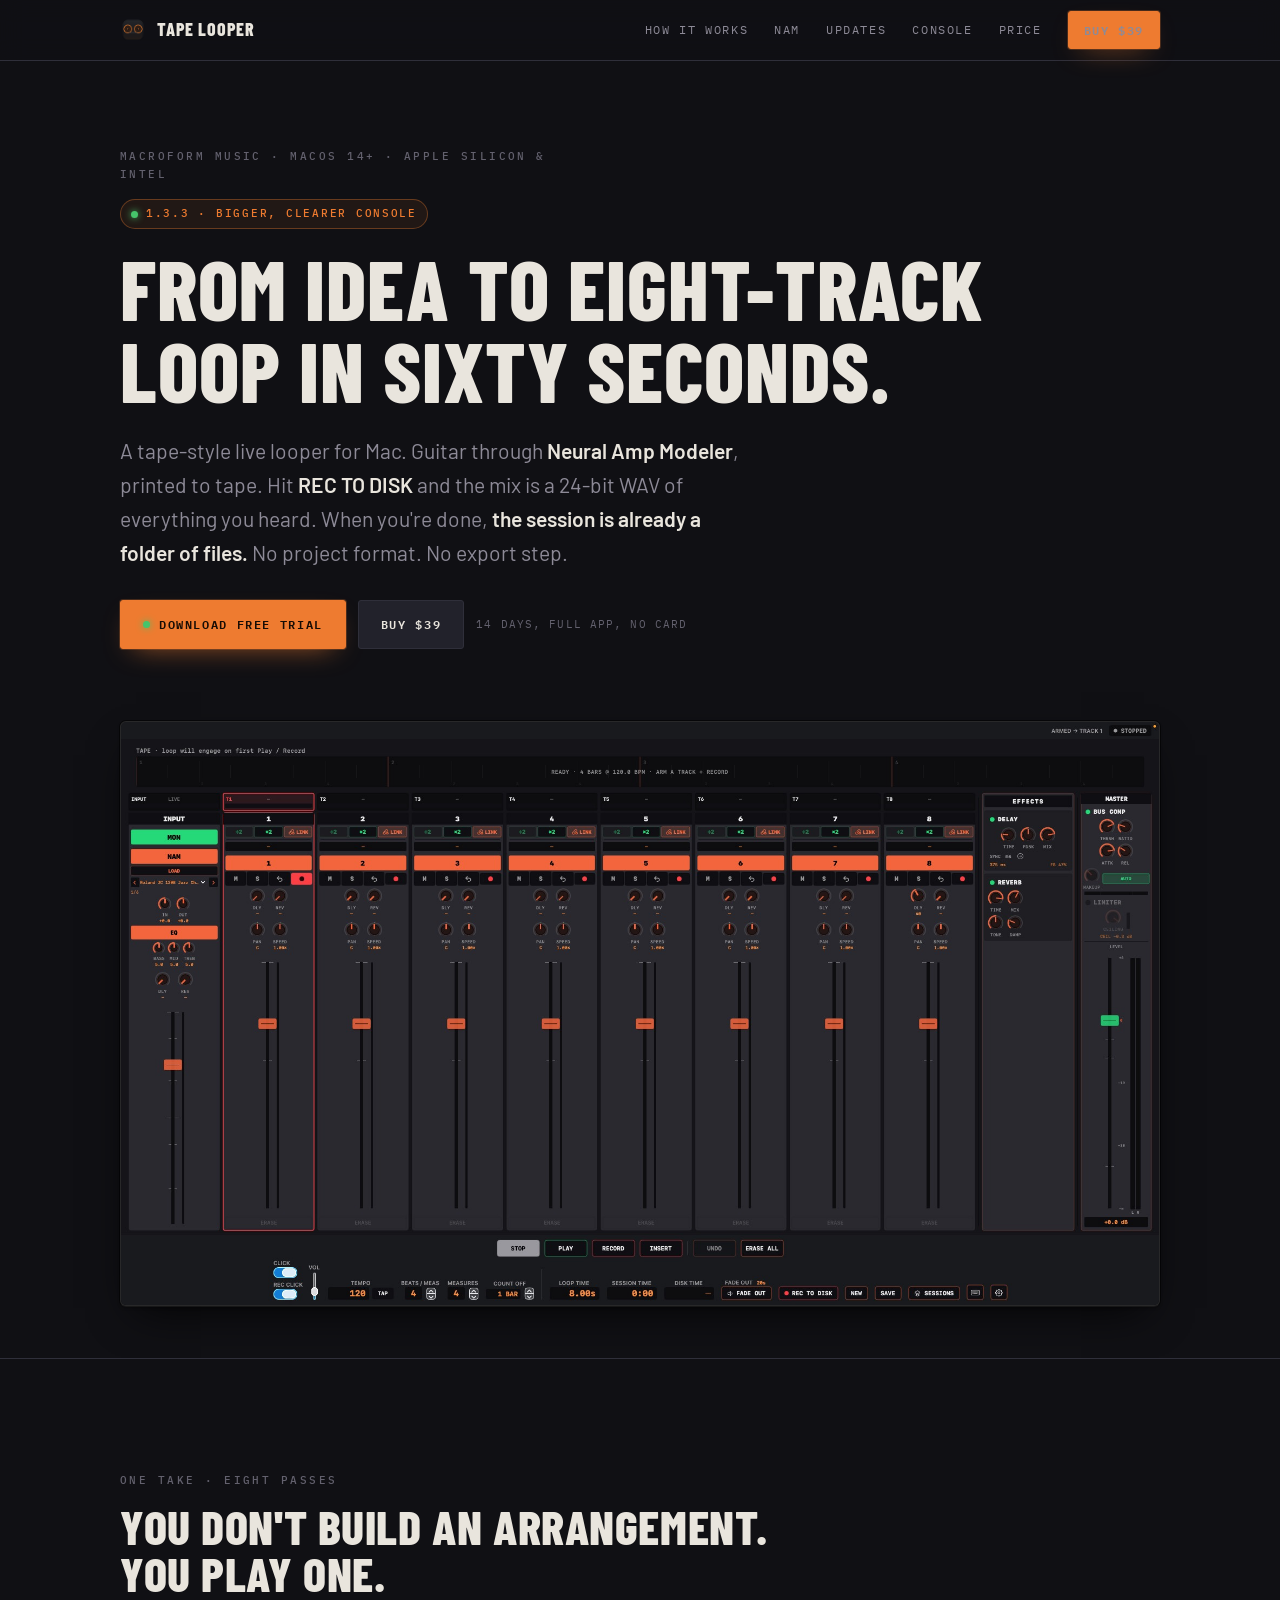
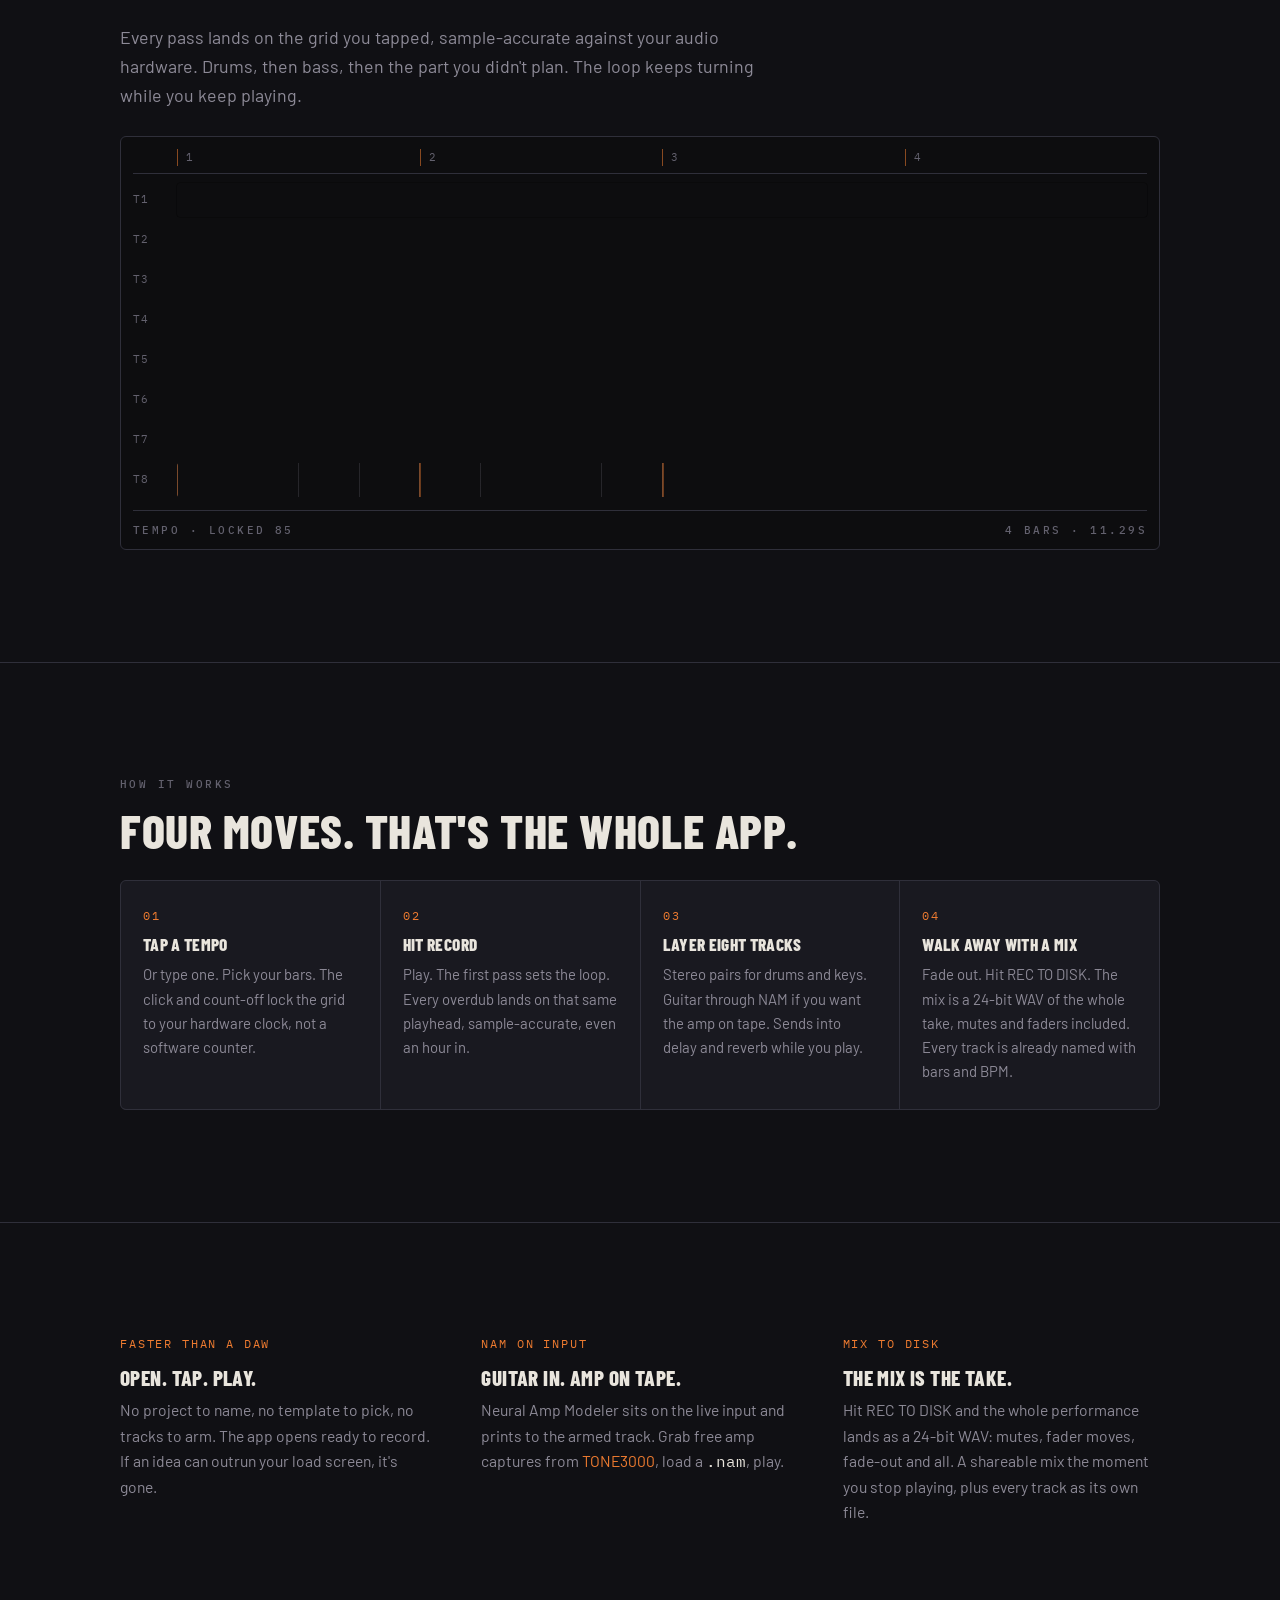
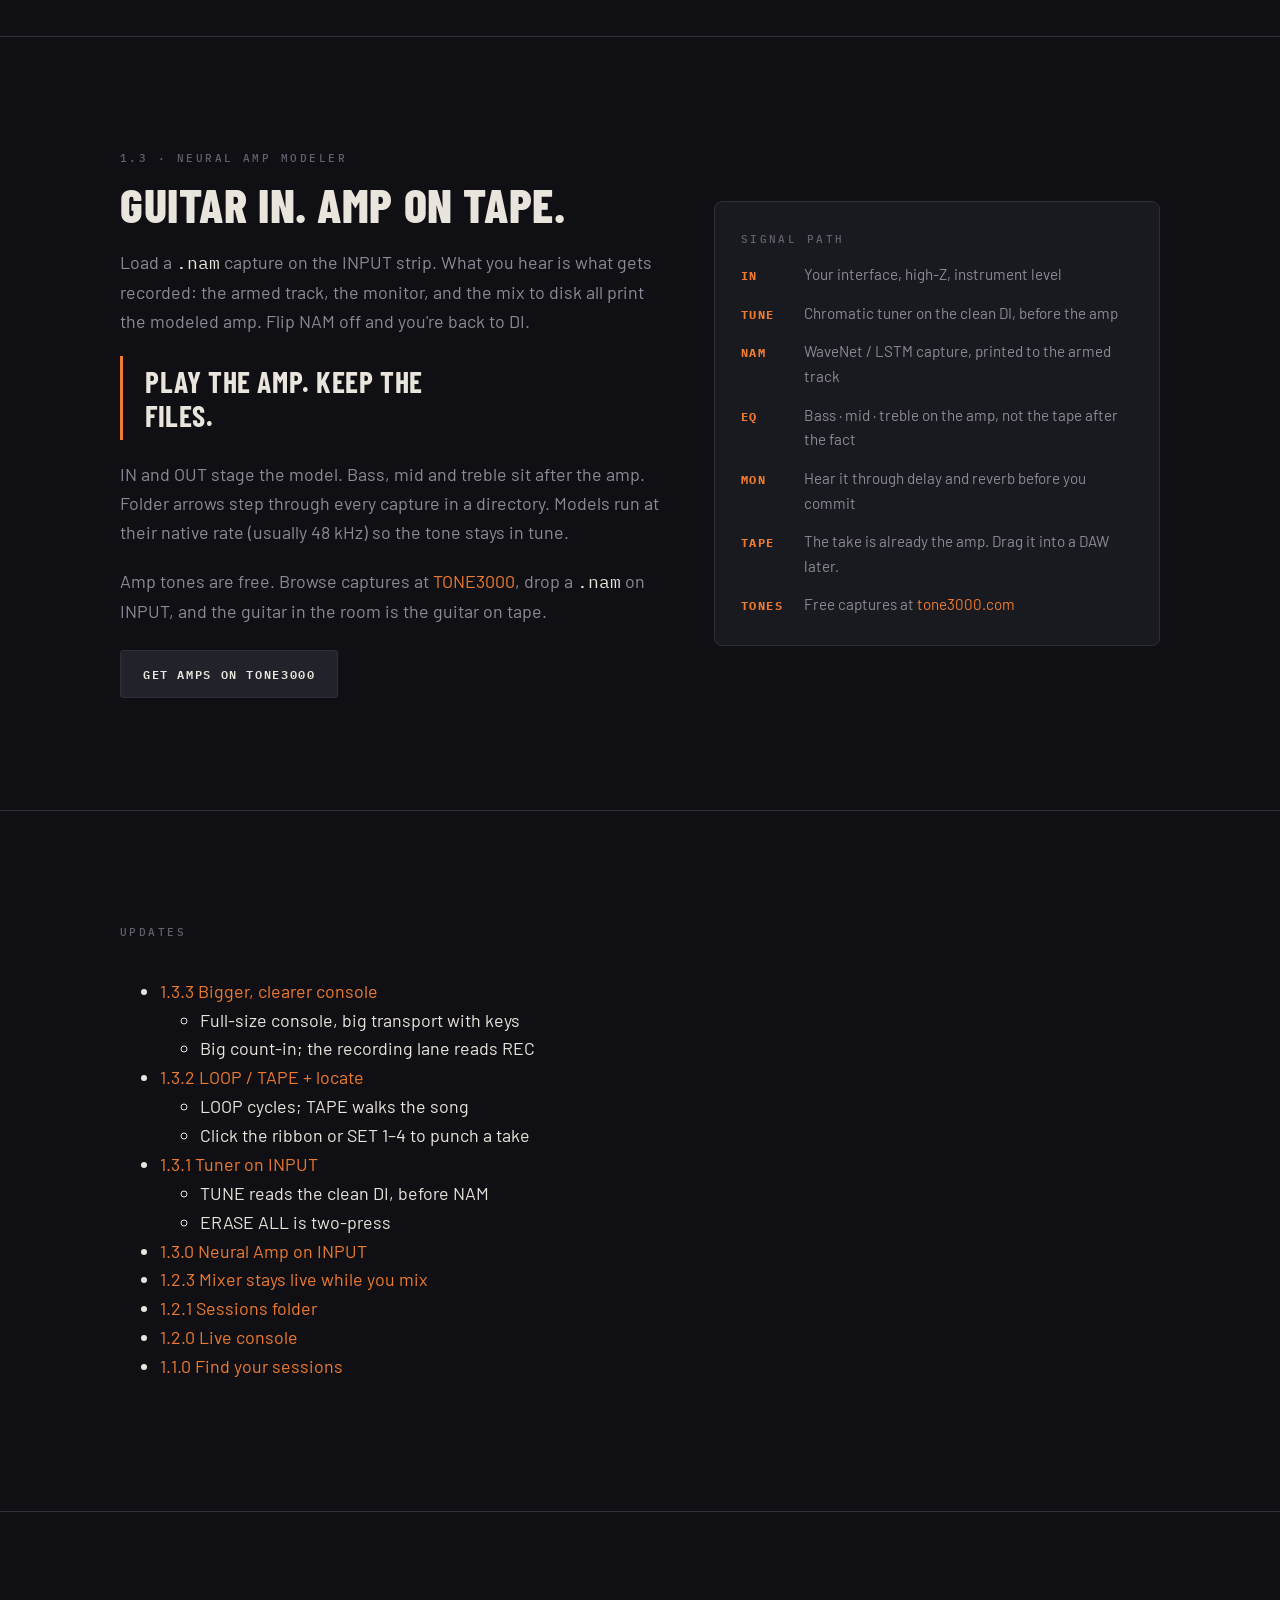
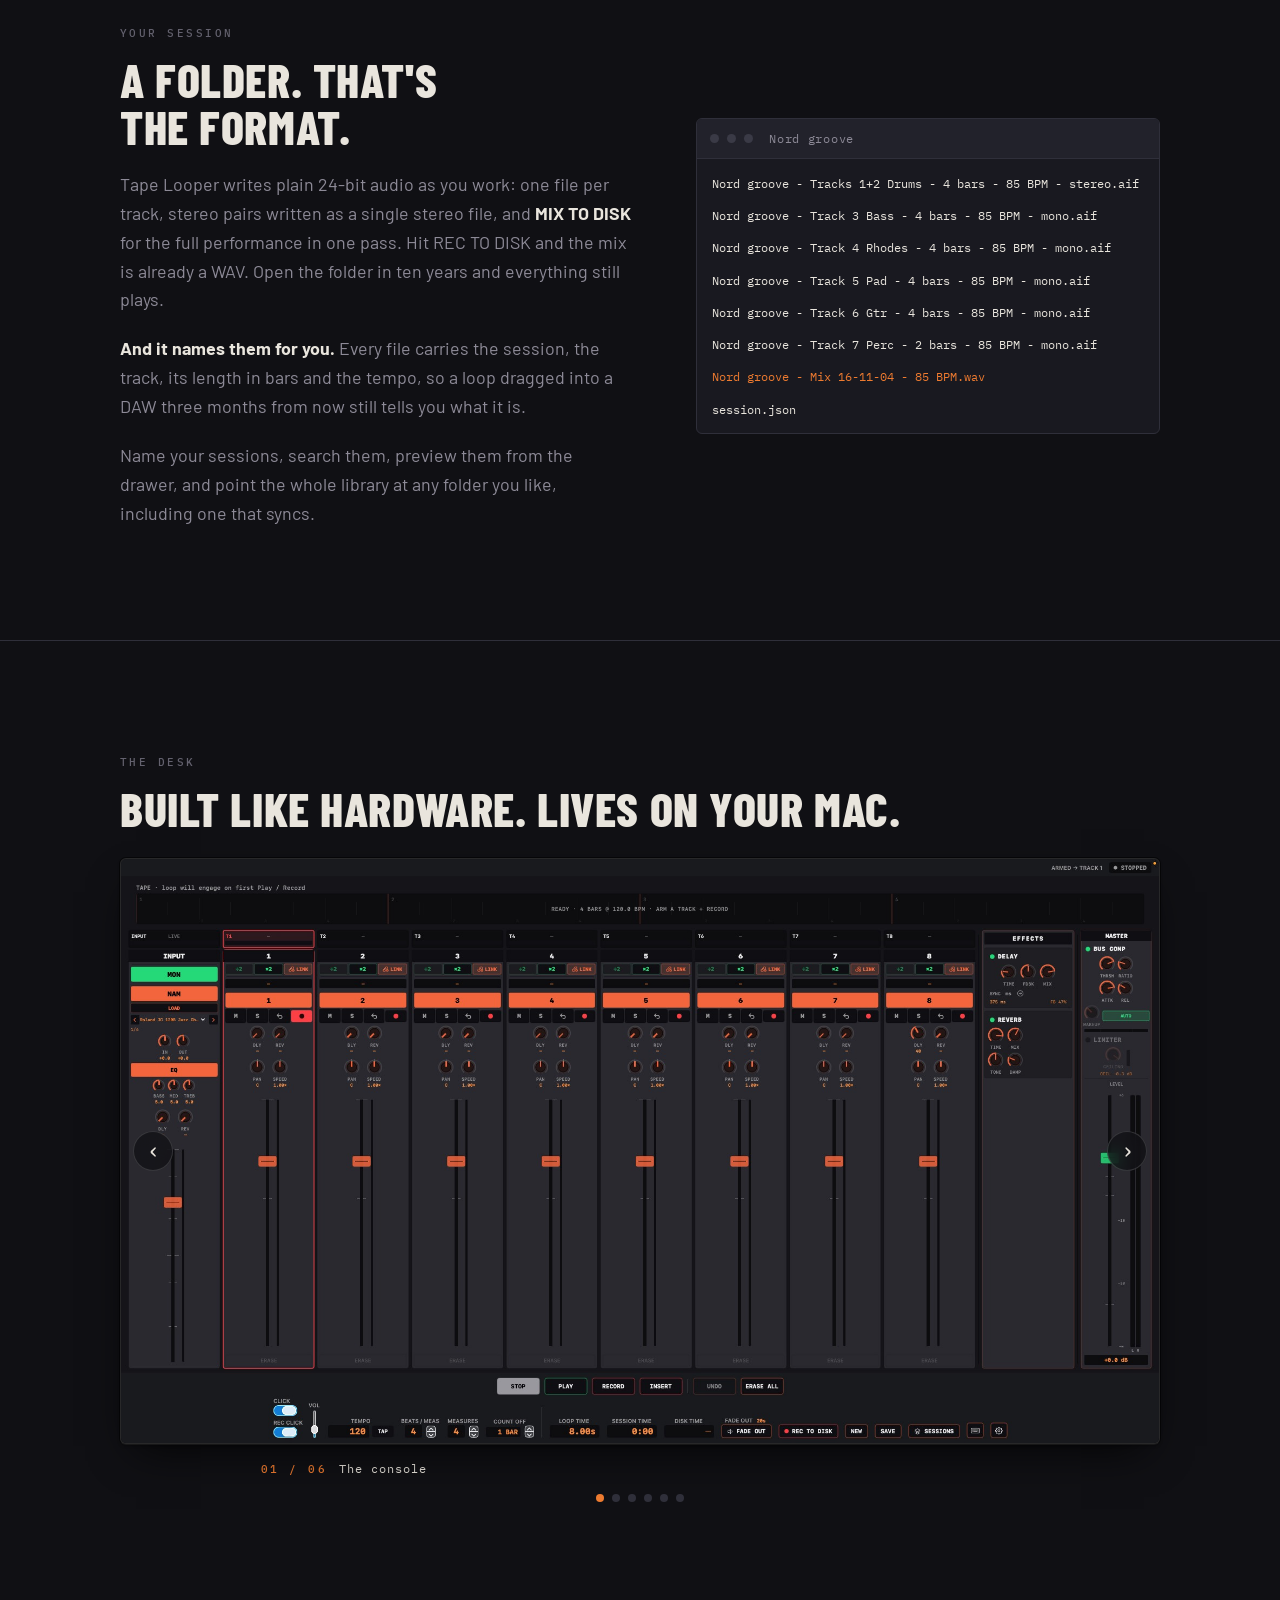
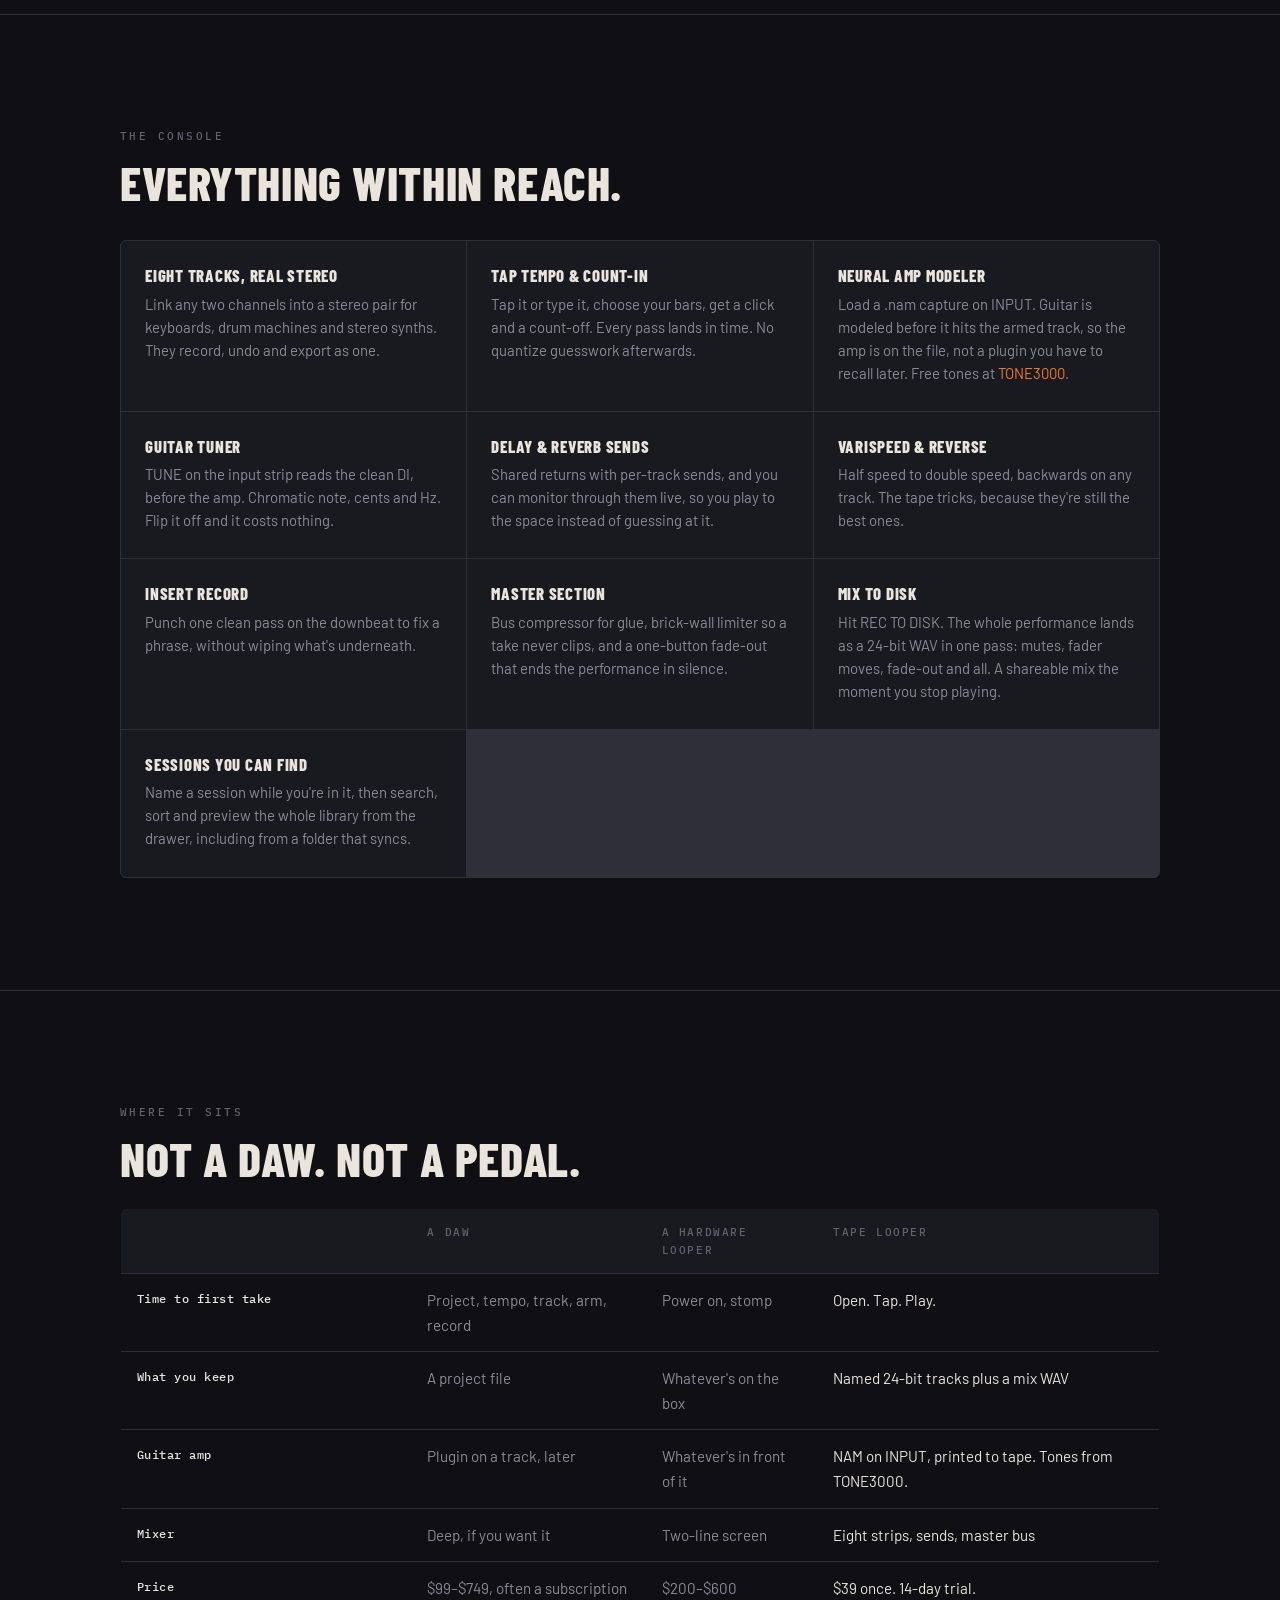
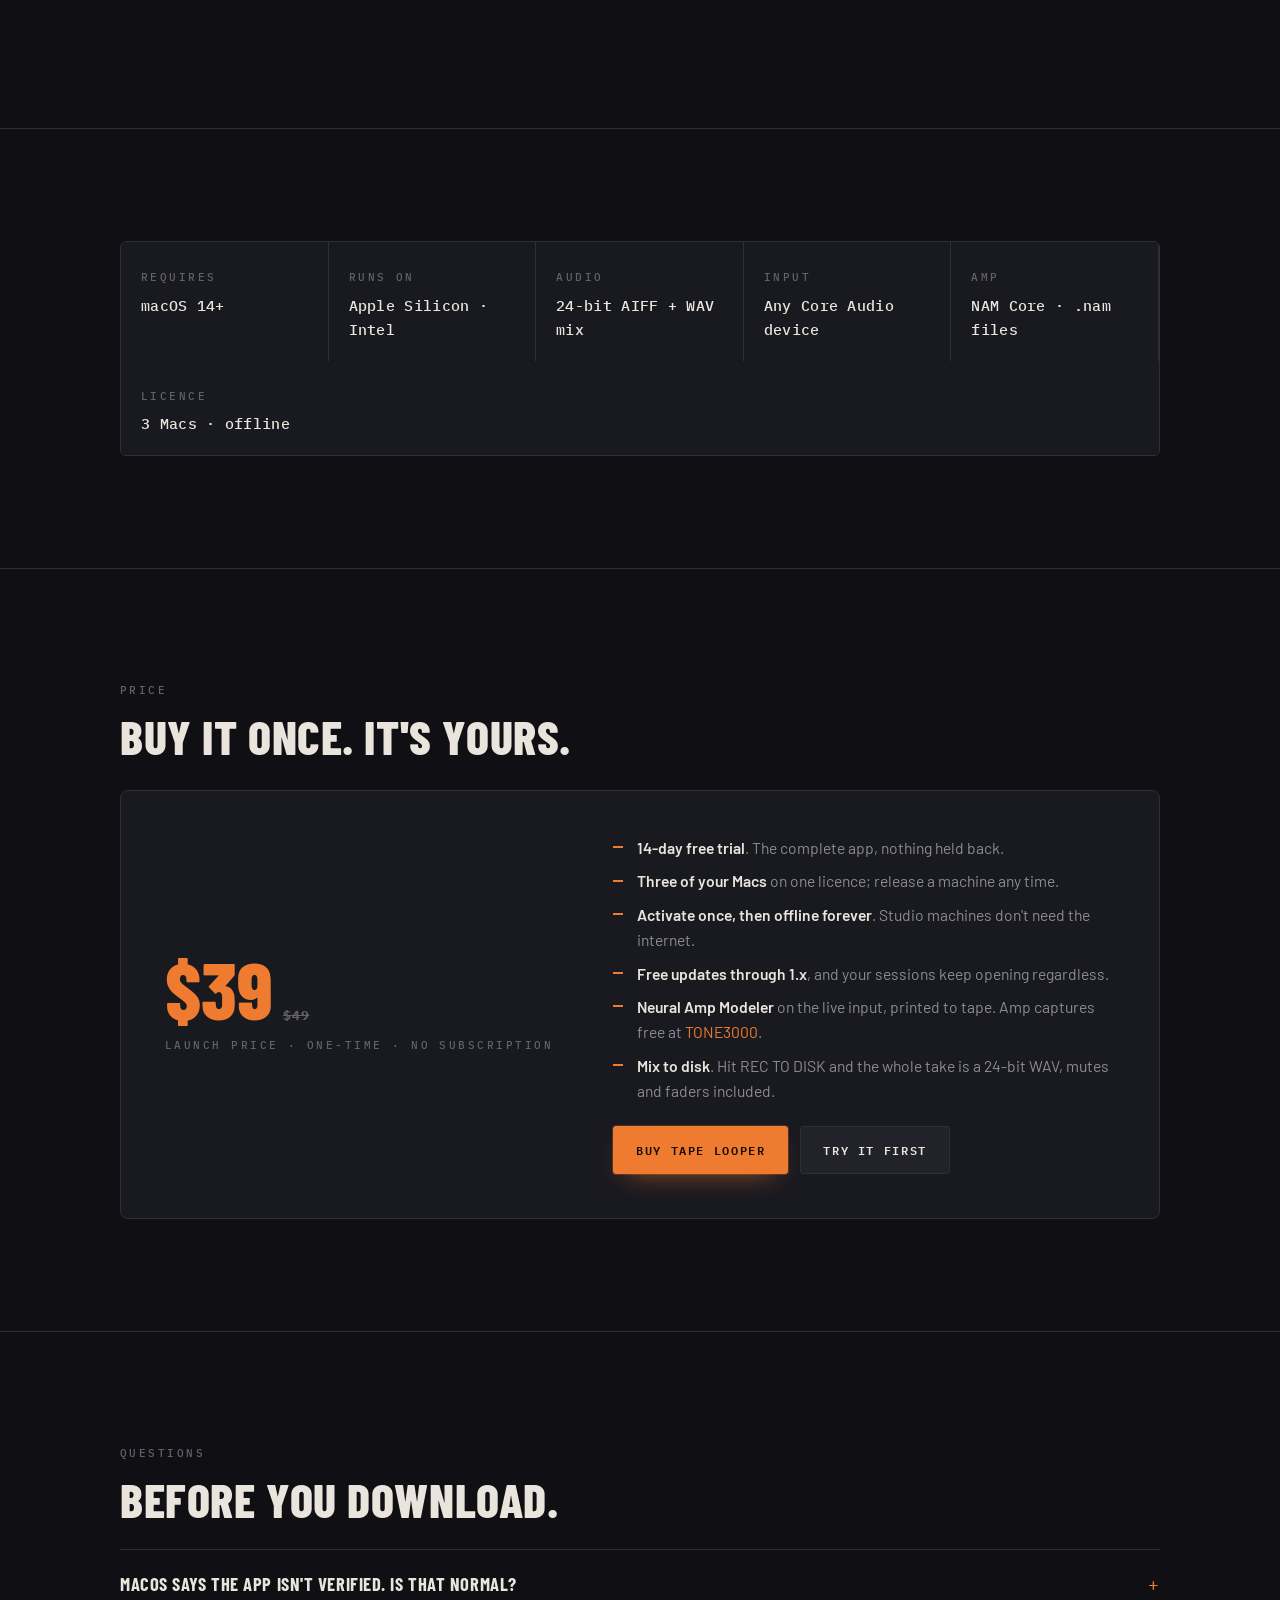
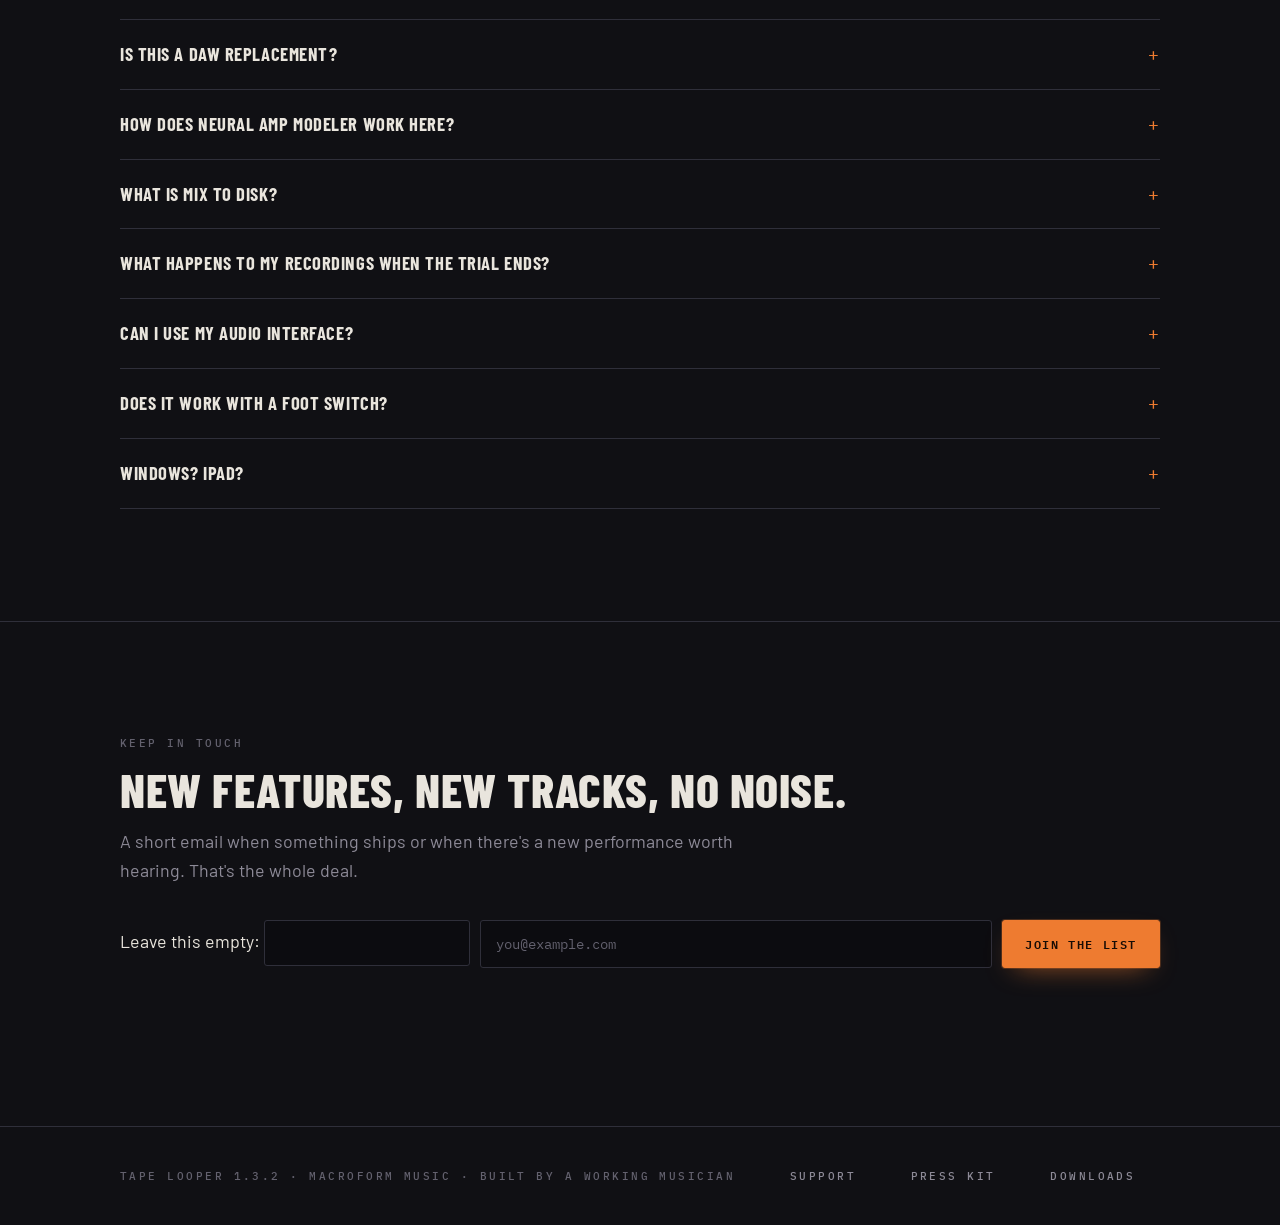
<file: docs/index.html>
<!doctype html>
<html lang="en">
<head>
<meta charset="utf-8">
<meta name="viewport" content="width=device-width, initial-scale=1">
<title>Tape Looper · 8-track tape looper for Mac</title>
<meta name="description" content="An 8-track tape-style live looper for Mac. Neural Amp Modeler on INPUT, mix to disk, and every track already a file you own. Amp captures free at TONE3000.">
<meta name="theme-color" content="#101014">
<meta name="keywords" content="looper, live looping, macOS, guitar looper, Neural Amp Modeler, NAM, TONE3000, mix to disk, tape looper, 8-track, overdub">

<meta property="og:type" content="website">
<meta property="og:title" content="Tape Looper · an 8-track tape looper for Mac">
<meta property="og:description" content="From idea to eight-track loop in sixty seconds. NAM on INPUT, mix to disk, and a folder of files. Amp captures free at TONE3000.">
<meta property="og:image" content="https://tapelooper.com/assets/og-cover.png">
<meta property="og:url" content="https://tapelooper.com/">
<meta name="twitter:card" content="summary_large_image">
<meta name="twitter:title" content="Tape Looper · 8-track tape looper for Mac">
<meta name="twitter:description" content="From idea to eight-track loop in sixty seconds. NAM on INPUT, mix to disk, folder of files.">
<meta name="twitter:image" content="https://tapelooper.com/assets/og-cover.png">

<link rel="canonical" href="https://tapelooper.com/">
<link rel="icon" href="assets/icon.png">
<link rel="apple-touch-icon" href="assets/icon.png">
<link rel="preconnect" href="https://fonts.googleapis.com">
<link rel="preconnect" href="https://fonts.gstatic.com" crossorigin>
<link rel="stylesheet" href="https://fonts.googleapis.com/css2?family=Barlow+Condensed:wght@600;700;800&family=Barlow:wght@400;500;600&family=IBM+Plex+Mono:wght@400;500;600&display=swap">
<link rel="stylesheet" href="assets/site.css">
</head>
<body>

<header class="top">
  <div class="wrap">
    <a class="brand" href="#top"><img src="assets/icon.png" alt=""><span>Tape&nbsp;Looper</span></a>
    <nav>
      <a href="#how" class="hide-sm">How it works</a>
      <a href="#nam" class="hide-sm">NAM</a>
      <a href="#updates" class="hide-sm">Updates</a>
      <a href="#console" class="hide-sm">Console</a>
      <a href="#price" class="price-link">Price</a>
      <a class="btn btn-primary btn-sm" href="https://tapelooper.lemonsqueezy.com/checkout" data-buy>Buy $39</a>
    </nav>
  </div>
</header>

<main id="top">

<!-- ── HERO ─────────────────────────────────────────────────────────── -->
<section class="hero">
  <div class="wrap">
    <p class="legend">Macroform Music · macOS 14+ · Apple&nbsp;Silicon &amp; Intel</p>
    <p class="chip" style="margin-top:16px"><span class="lit"></span>1.3.3 · Bigger, clearer console</p>
    <h1>From idea to eight-track loop in sixty seconds.</h1>
    <p class="sub">A tape-style live looper for Mac. Guitar through <strong>Neural Amp Modeler</strong>, printed to tape. Hit <strong>REC TO DISK</strong> and the mix is a 24-bit WAV of everything you heard. When you're done, <strong>the session is already a folder of files.</strong> No project format. No export step.</p>
    <div class="cta">
      <a class="btn btn-primary" href="https://github.com/koostix/tape-looper/releases/latest/download/TapeLooper.dmg" data-download><span class="lit"></span>Download free trial</a>
      <a class="btn" href="https://tapelooper.lemonsqueezy.com/checkout" data-buy>Buy $39</a>
      <span class="fine">14 days, full app, no card</span>
    </div>
    <figure class="hero-banner">
      <img src="assets/console.jpg" width="1920" height="1080"
           alt="Tape Looper 1.3: eight channel strips, Neural Amp Modeler on the INPUT strip with a Jazz Chorus capture loaded, tape timeline across the top, delay and reverb rack, and a master section with bus compressor and limiter.">
    </figure>
  </div>
</section>

<!-- ── TAPE STRIP ───────────────────────────────────────────────────── -->
<section class="pad">
  <div class="wrap stack" style="gap:26px">
    <div>
      <p class="legend">One take · eight passes</p>
      <h2 style="margin-top:14px">You don't build an arrangement.<br>You play one.</h2>
    </div>
    <p style="color:var(--dim)">Every pass lands on the grid you tapped, sample-accurate against your audio hardware. Drums, then bass, then the part you didn't plan. The loop keeps turning while you keep playing.</p>
    <div class="tape" aria-hidden="true">
      <div class="tape-ruler"><span></span><div class="bars"><span>1</span><span>2</span><span>3</span><span>4</span></div></div>
      <div class="lane"><span class="n">T1</span><span class="track"><svg viewBox="0 0 960 44" preserveAspectRatio="none" focusable="false" style="animation-delay:.05s"><path d="M0,22.0L0.0,8.3L4.8,6.6L9.6,10.0L14.4,10.9L19.2,14.7L24.0,13.2L28.8,14.7L33.6,16.3L38.4,17.5L43.2,17.0L48.0,19.0L52.8,18.2L57.6,19.6L62.4,20.1L67.2,20.0L72.0,20.4L76.8,20.6L81.6,20.8L86.4,20.7L91.2,20.9L96.0,20.9L100.8,21.4L105.6,21.3L110.4,21.3L115.2,21.4L120.0,10.2L124.8,10.0L129.6,13.8L134.4,16.9L139.2,16.2L144.0,18.5L148.8,18.5L153.6,19.6L158.4,19.9L163.2,20.4L168.0,20.7L172.8,21.2L177.6,21.0L182.4,21.4L187.2,21.5L192.0,21.5L196.8,21.6L201.6,21.7L206.4,20.0L211.2,18.8L216.0,19.8L220.8,20.9L225.6,21.4L230.4,21.7L235.2,17.5L240.0,9.7L244.8,8.7L249.6,10.8L254.4,12.9L259.2,13.5L264.0,14.4L268.8,17.0L273.6,17.3L278.4,16.6L283.2,17.4L288.0,18.8L292.8,18.8L297.6,20.0L302.4,19.5L307.2,20.4L312.0,20.5L316.8,20.8L321.6,20.9L326.4,20.8L331.2,21.1L336.0,21.4L340.8,21.3L345.6,21.5L350.4,21.5L355.2,17.0L360.0,12.2L364.8,13.5L369.6,15.2L374.4,15.3L379.2,17.6L384.0,17.6L388.8,19.2L393.6,19.6L398.4,20.2L403.2,20.7L408.0,20.5L412.8,21.1L417.6,21.3L422.4,21.3L427.2,21.6L432.0,21.5L436.8,21.6L441.6,22.0L446.4,19.6L451.2,19.2L456.0,20.6L460.8,21.4L465.6,21.7L470.4,22.0L475.2,15.4L480.0,9.6L484.8,10.3L489.6,11.7L494.4,11.0L499.2,14.8L504.0,13.3L508.8,16.3L513.6,16.2L518.4,16.6L523.2,17.4L528.0,18.5L532.8,19.4L537.6,19.9L542.4,19.4L547.2,19.9L552.0,20.1L556.8,20.7L561.6,20.6L566.4,20.7L571.2,21.2L576.0,21.3L580.8,21.4L585.6,21.3L590.4,21.5L595.2,14.3L600.0,10.6L604.8,14.8L609.6,13.8L614.4,15.4L619.2,17.9L624.0,18.0L628.8,19.0L633.6,20.1L638.4,20.6L643.2,20.3L648.0,21.1L652.8,21.2L657.6,21.4L662.4,21.5L667.2,21.5L672.0,21.7L676.8,21.8L681.6,22.0L686.4,18.2L691.2,18.7L696.0,20.5L700.8,21.3L705.6,21.5L710.4,22.0L715.2,10.1L720.0,9.9L724.8,7.8L729.6,10.9L734.4,14.1L739.2,15.1L744.0,16.6L748.8,15.2L753.6,16.7L758.4,17.0L763.2,18.7L768.0,19.0L772.8,18.8L777.6,19.8L782.4,19.9L787.2,20.4L792.0,20.7L796.8,20.7L801.6,21.1L806.4,21.1L811.2,21.1L816.0,21.4L820.8,21.3L825.6,21.4L830.4,21.5L835.2,9.3L840.0,12.5L844.8,11.4L849.6,13.7L854.4,15.4L859.2,17.8L864.0,17.9L868.8,18.7L873.6,19.6L878.4,20.3L883.2,20.4L888.0,21.0L892.8,20.9L897.6,21.3L902.4,21.3L907.2,21.1L912.0,19.8L916.8,20.6L921.6,21.3L926.4,21.6L931.2,22.0L936.0,22.0L940.8,22.0L945.6,22.0L950.4,22.0L955.2,22.0L960,22.0L955.2,22.0L950.4,22.0L945.6,22.0L940.8,22.0L936.0,22.0L931.2,22.0L926.4,22.4L921.6,22.7L916.8,23.4L912.0,24.2L907.2,22.9L902.4,22.7L897.6,22.7L892.8,23.1L888.0,23.0L883.2,23.6L878.4,23.7L873.6,24.4L868.8,25.3L864.0,26.1L859.2,26.2L854.4,28.6L849.6,30.3L844.8,32.6L840.0,31.5L835.2,34.7L830.4,22.5L825.6,22.6L820.8,22.7L816.0,22.6L811.2,22.9L806.4,22.9L801.6,22.9L796.8,23.3L792.0,23.3L787.2,23.6L782.4,24.1L777.6,24.2L772.8,25.2L768.0,25.0L763.2,25.3L758.4,27.0L753.6,27.3L748.8,28.8L744.0,27.4L739.2,28.9L734.4,29.9L729.6,33.1L724.8,36.2L720.0,34.1L715.2,33.9L710.4,22.0L705.6,22.5L700.8,22.7L696.0,23.5L691.2,25.3L686.4,25.8L681.6,22.0L676.8,22.2L672.0,22.3L667.2,22.5L662.4,22.5L657.6,22.6L652.8,22.8L648.0,22.9L643.2,23.7L638.4,23.4L633.6,23.9L628.8,25.0L624.0,26.0L619.2,26.1L614.4,28.6L609.6,30.2L604.8,29.2L600.0,33.4L595.2,29.7L590.4,22.5L585.6,22.7L580.8,22.6L576.0,22.7L571.2,22.8L566.4,23.3L561.6,23.4L556.8,23.3L552.0,23.9L547.2,24.1L542.4,24.6L537.6,24.1L532.8,24.6L528.0,25.5L523.2,26.6L518.4,27.4L513.6,27.8L508.8,27.7L504.0,30.7L499.2,29.2L494.4,33.0L489.6,32.3L484.8,33.7L480.0,34.4L475.2,28.6L470.4,22.0L465.6,22.3L460.8,22.6L456.0,23.4L451.2,24.8L446.4,24.4L441.6,22.0L436.8,22.4L432.0,22.5L427.2,22.4L422.4,22.7L417.6,22.7L412.8,22.9L408.0,23.5L403.2,23.3L398.4,23.8L393.6,24.4L388.8,24.8L384.0,26.4L379.2,26.4L374.4,28.7L369.6,28.8L364.8,30.5L360.0,31.8L355.2,27.0L350.4,22.5L345.6,22.5L340.8,22.7L336.0,22.6L331.2,22.9L326.4,23.2L321.6,23.1L316.8,23.2L312.0,23.5L307.2,23.6L302.4,24.5L297.6,24.0L292.8,25.2L288.0,25.2L283.2,26.6L278.4,27.4L273.6,26.7L268.8,27.0L264.0,29.6L259.2,30.5L254.4,31.1L249.6,33.2L244.8,35.3L240.0,34.3L235.2,26.5L230.4,22.3L225.6,22.6L220.8,23.1L216.0,24.2L211.2,25.2L206.4,24.0L201.6,22.3L196.8,22.4L192.0,22.5L187.2,22.5L182.4,22.6L177.6,23.0L172.8,22.8L168.0,23.3L163.2,23.6L158.4,24.1L153.6,24.4L148.8,25.5L144.0,25.5L139.2,27.8L134.4,27.1L129.6,30.2L124.8,34.0L120.0,33.8L115.2,22.6L110.4,22.7L105.6,22.7L100.8,22.6L96.0,23.1L91.2,23.1L86.4,23.3L81.6,23.2L76.8,23.4L72.0,23.6L67.2,24.0L62.4,23.9L57.6,24.4L52.8,25.8L48.0,25.0L43.2,27.0L38.4,26.5L33.6,27.7L28.8,29.3L24.0,30.8L19.2,29.3L14.4,33.1L9.6,34.0L4.8,37.4L0.0,35.7Z" fill="#46c46b" fill-opacity=".85"/></svg></span></div>
      <div class="lane"><span class="n">T2</span><span class="track"><svg viewBox="0 0 960 44" preserveAspectRatio="none" focusable="false" style="animation-delay:.22s"><path d="M0,22.0L0.0,13.4L4.8,18.3L9.6,18.6L14.4,20.0L19.2,20.8L24.0,21.2L28.8,18.8L33.6,18.3L38.4,19.4L43.2,20.7L48.0,21.3L52.8,21.5L57.6,18.7L62.4,16.4L67.2,18.9L72.0,19.9L76.8,20.5L81.6,21.0L86.4,20.1L91.2,17.5L96.0,19.1L100.8,19.5L105.6,12.5L110.4,17.2L115.2,19.7L120.0,15.2L124.8,17.6L129.6,19.4L134.4,19.9L139.2,20.8L144.0,21.2L148.8,18.4L153.6,18.6L158.4,19.6L163.2,20.5L168.0,21.0L172.8,21.5L177.6,17.5L182.4,17.2L187.2,18.6L192.0,19.8L196.8,20.4L201.6,21.0L206.4,19.9L211.2,17.9L216.0,19.8L220.8,20.7L225.6,20.8L230.4,21.4L235.2,20.0L240.0,16.9L244.8,18.5L249.6,19.8L254.4,20.7L259.2,21.2L264.0,21.2L268.8,17.9L273.6,19.2L278.4,19.7L283.2,21.0L288.0,21.2L292.8,21.6L297.6,17.8L302.4,16.5L307.2,18.3L312.0,19.6L316.8,20.7L321.6,21.1L326.4,20.0L331.2,17.8L336.0,19.6L340.8,18.4L345.6,14.6L350.4,18.5L355.2,20.0L360.0,17.0L364.8,18.9L369.6,20.0L374.4,20.4L379.2,20.8L384.0,21.4L388.8,18.0L393.6,19.0L398.4,20.0L403.2,20.9L408.0,21.4L412.8,21.5L417.6,15.0L422.4,18.1L427.2,19.4L432.0,20.1L436.8,20.9L441.6,21.3L446.4,18.4L451.2,18.7L456.0,19.8L460.8,20.6L465.6,21.2L470.4,21.4L475.2,18.9L480.0,16.1L484.8,17.6L489.6,20.1L494.4,20.8L499.2,20.9L504.0,20.9L508.8,18.0L513.6,19.6L518.4,20.6L523.2,20.9L528.0,21.4L532.8,21.6L537.6,15.4L542.4,17.1L547.2,19.6L552.0,20.5L556.8,20.8L561.6,21.2L566.4,18.1L571.2,18.4L576.0,20.0L580.8,15.0L585.6,15.5L590.4,17.6L595.2,17.5L600.0,17.1L604.8,18.6L609.6,19.9L614.4,20.3L619.2,21.0L624.0,20.3L628.8,18.6L633.6,20.0L638.4,20.1L643.2,20.9L648.0,21.4L652.8,21.5L657.6,15.6L662.4,18.5L667.2,18.8L672.0,20.6L676.8,20.8L681.6,21.2L686.4,17.1L691.2,18.2L696.0,20.0L700.8,20.8L705.6,21.2L710.4,21.6L715.2,17.4L720.0,16.4L724.8,18.5L729.6,19.5L734.4,20.5L739.2,21.0L744.0,20.1L748.8,18.4L753.6,19.1L758.4,20.8L763.2,20.9L768.0,21.3L772.8,20.2L777.6,15.2L782.4,17.3L787.2,19.9L792.0,20.2L796.8,20.9L801.6,21.4L806.4,18.1L811.2,19.2L816.0,20.1L820.8,15.3L825.6,18.6L830.4,19.8L835.2,15.8L840.0,17.2L844.8,19.2L849.6,20.1L854.4,21.0L859.2,21.3L864.0,19.0L868.8,18.2L873.6,19.4L878.4,20.8L883.2,21.1L888.0,21.5L892.8,18.7L897.6,16.1L902.4,18.3L907.2,19.8L912.0,20.5L916.8,20.9L921.6,20.5L926.4,17.4L931.2,19.1L936.0,20.0L940.8,20.8L945.6,21.3L950.4,21.5L955.2,21.7L960,22.0L955.2,22.3L950.4,22.5L945.6,22.7L940.8,23.2L936.0,24.0L931.2,24.9L926.4,26.6L921.6,23.5L916.8,23.1L912.0,23.5L907.2,24.2L902.4,25.7L897.6,27.9L892.8,25.3L888.0,22.5L883.2,22.9L878.4,23.2L873.6,24.6L868.8,25.8L864.0,25.0L859.2,22.7L854.4,23.0L849.6,23.9L844.8,24.8L840.0,26.8L835.2,28.2L830.4,24.2L825.6,25.4L820.8,28.7L816.0,23.9L811.2,24.8L806.4,25.9L801.6,22.6L796.8,23.1L792.0,23.8L787.2,24.1L782.4,26.7L777.6,28.8L772.8,23.8L768.0,22.7L763.2,23.1L758.4,23.2L753.6,24.9L748.8,25.6L744.0,23.9L739.2,23.0L734.4,23.5L729.6,24.5L724.8,25.5L720.0,27.6L715.2,26.6L710.4,22.4L705.6,22.8L700.8,23.2L696.0,24.0L691.2,25.8L686.4,26.9L681.6,22.8L676.8,23.2L672.0,23.4L667.2,25.2L662.4,25.5L657.6,28.4L652.8,22.5L648.0,22.6L643.2,23.1L638.4,23.9L633.6,24.0L628.8,25.4L624.0,23.7L619.2,23.0L614.4,23.7L609.6,24.1L604.8,25.4L600.0,26.9L595.2,26.5L590.4,26.4L585.6,28.5L580.8,29.0L576.0,24.0L571.2,25.6L566.4,25.9L561.6,22.8L556.8,23.2L552.0,23.5L547.2,24.4L542.4,26.9L537.6,28.6L532.8,22.4L528.0,22.6L523.2,23.1L518.4,23.4L513.6,24.4L508.8,26.0L504.0,23.1L499.2,23.1L494.4,23.2L489.6,23.9L484.8,26.4L480.0,27.9L475.2,25.1L470.4,22.6L465.6,22.8L460.8,23.4L456.0,24.2L451.2,25.3L446.4,25.6L441.6,22.7L436.8,23.1L432.0,23.9L427.2,24.6L422.4,25.9L417.6,29.0L412.8,22.5L408.0,22.6L403.2,23.1L398.4,24.0L393.6,25.0L388.8,26.0L384.0,22.6L379.2,23.2L374.4,23.6L369.6,24.0L364.8,25.1L360.0,27.0L355.2,24.0L350.4,25.5L345.6,29.4L340.8,25.6L336.0,24.4L331.2,26.2L326.4,24.0L321.6,22.9L316.8,23.3L312.0,24.4L307.2,25.7L302.4,27.5L297.6,26.2L292.8,22.4L288.0,22.8L283.2,23.0L278.4,24.3L273.6,24.8L268.8,26.1L264.0,22.8L259.2,22.8L254.4,23.3L249.6,24.2L244.8,25.5L240.0,27.1L235.2,24.0L230.4,22.6L225.6,23.2L220.8,23.3L216.0,24.2L211.2,26.1L206.4,24.1L201.6,23.0L196.8,23.6L192.0,24.2L187.2,25.4L182.4,26.8L177.6,26.5L172.8,22.5L168.0,23.0L163.2,23.5L158.4,24.4L153.6,25.4L148.8,25.6L144.0,22.8L139.2,23.2L134.4,24.1L129.6,24.6L124.8,26.4L120.0,28.8L115.2,24.3L110.4,26.8L105.6,31.5L100.8,24.5L96.0,24.9L91.2,26.5L86.4,23.9L81.6,23.0L76.8,23.5L72.0,24.1L67.2,25.1L62.4,27.6L57.6,25.3L52.8,22.5L48.0,22.7L43.2,23.3L38.4,24.6L33.6,25.7L28.8,25.2L24.0,22.8L19.2,23.2L14.4,24.0L9.6,25.4L4.8,25.7L0.0,30.6Z" fill="#46c46b" fill-opacity=".85"/></svg></span></div>
      <div class="lane"><span class="n">T3</span><span class="track"><svg viewBox="0 0 960 44" preserveAspectRatio="none" focusable="false" style="animation-delay:.39s"><path d="M0,22.0L0.0,8.7L4.8,8.6L9.6,8.0L14.4,11.7L19.2,11.1L24.0,8.0L28.8,9.4L33.6,11.0L38.4,11.3L43.2,12.3L48.0,12.4L52.8,12.5L57.6,14.6L62.4,13.0L67.2,13.8L72.0,14.2L76.8,15.6L81.6,15.7L86.4,15.1L91.2,17.2L96.0,15.5L100.8,16.6L105.6,17.1L110.4,17.6L115.2,17.3L120.0,17.4L124.8,17.3L129.6,17.9L134.4,17.7L139.2,17.9L144.0,18.4L148.8,18.4L153.6,19.3L158.4,18.7L163.2,19.8L168.0,19.6L172.8,19.8L177.6,14.0L182.4,10.7L187.2,11.4L192.0,11.7L196.8,14.1L201.6,15.7L206.4,15.7L211.2,17.2L216.0,16.9L220.8,18.4L225.6,18.4L230.4,18.0L235.2,17.7L240.0,6.0L244.8,7.3L249.6,5.9L254.4,9.5L259.2,11.3L264.0,8.1L268.8,11.0L273.6,12.0L278.4,14.2L283.2,12.3L288.0,12.7L292.8,13.1L297.6,13.3L302.4,16.1L307.2,14.3L312.0,16.0L316.8,15.4L321.6,16.3L326.4,16.6L331.2,17.0L336.0,16.3L340.8,16.9L345.6,17.8L350.4,17.1L355.2,18.4L360.0,17.8L364.8,18.6L369.6,18.0L374.4,18.2L379.2,19.0L384.0,18.5L388.8,19.5L393.6,19.3L398.4,19.1L403.2,19.9L408.0,19.4L412.8,19.5L417.6,15.0L422.4,13.0L427.2,15.6L432.0,16.4L436.8,16.2L441.6,18.6L446.4,17.8L451.2,19.0L456.0,19.0L460.8,19.5L465.6,20.0L470.4,20.5L475.2,16.5L480.0,7.4L484.8,7.1L489.6,7.1L494.4,7.8L499.2,8.8L504.0,13.5L508.8,13.4L513.6,11.9L518.4,13.3L523.2,13.2L528.0,14.8L532.8,14.5L537.6,15.4L542.4,15.1L547.2,16.5L552.0,14.9L556.8,15.7L561.6,16.3L566.4,18.0L571.2,17.7L576.0,17.7L580.8,17.3L585.6,18.8L590.4,18.9L595.2,17.7L600.0,19.2L604.8,19.1L609.6,19.2L614.4,19.1L619.2,19.7L624.0,19.9L628.8,19.4L633.6,20.2L638.4,20.0L643.2,19.8L648.0,19.9L652.8,20.3L657.6,11.7L662.4,13.4L667.2,14.6L672.0,15.3L676.8,17.3L681.6,17.2L686.4,17.0L691.2,17.7L696.0,19.1L700.8,19.7L705.6,19.4L710.4,19.7L715.2,10.7L720.0,9.4L724.8,10.7L729.6,6.8L734.4,11.2L739.2,7.5L744.0,12.3L748.8,12.2L753.6,10.0L758.4,9.4L763.2,10.8L768.0,11.3L772.8,12.0L777.6,12.1L782.4,15.2L787.2,13.6L792.0,15.2L796.8,15.4L801.6,14.2L806.4,15.7L811.2,16.0L816.0,16.9L820.8,14.9L825.6,15.8L830.4,16.1L835.2,16.5L840.0,17.1L844.8,16.5L849.6,18.2L854.4,16.9L859.2,17.9L864.0,18.6L868.8,18.7L873.6,18.7L878.4,18.2L883.2,19.0L888.0,18.9L892.8,18.9L897.6,19.5L902.4,19.3L907.2,19.7L912.0,19.6L916.8,19.9L921.6,19.7L926.4,19.8L931.2,19.6L936.0,20.0L940.8,19.8L945.6,19.9L950.4,20.3L955.2,20.5L960,22.0L955.2,23.5L950.4,23.7L945.6,24.1L940.8,24.2L936.0,24.0L931.2,24.4L926.4,24.2L921.6,24.3L916.8,24.1L912.0,24.4L907.2,24.3L902.4,24.7L897.6,24.5L892.8,25.1L888.0,25.1L883.2,25.0L878.4,25.8L873.6,25.3L868.8,25.3L864.0,25.4L859.2,26.1L854.4,27.1L849.6,25.8L844.8,27.5L840.0,26.9L835.2,27.5L830.4,27.9L825.6,28.2L820.8,29.1L816.0,27.1L811.2,28.0L806.4,28.3L801.6,29.8L796.8,28.6L792.0,28.8L787.2,30.4L782.4,28.8L777.6,31.9L772.8,32.0L768.0,32.7L763.2,33.2L758.4,34.6L753.6,34.0L748.8,31.8L744.0,31.7L739.2,36.5L734.4,32.8L729.6,37.2L724.8,33.3L720.0,34.6L715.2,33.3L710.4,24.3L705.6,24.6L700.8,24.3L696.0,24.9L691.2,26.3L686.4,27.0L681.6,26.8L676.8,26.7L672.0,28.7L667.2,29.4L662.4,30.6L657.6,32.3L652.8,23.7L648.0,24.1L643.2,24.2L638.4,24.0L633.6,23.8L628.8,24.6L624.0,24.1L619.2,24.3L614.4,24.9L609.6,24.8L604.8,24.9L600.0,24.8L595.2,26.3L590.4,25.1L585.6,25.2L580.8,26.7L576.0,26.3L571.2,26.3L566.4,26.0L561.6,27.7L556.8,28.3L552.0,29.1L547.2,27.5L542.4,28.9L537.6,28.6L532.8,29.5L528.0,29.2L523.2,30.8L518.4,30.7L513.6,32.1L508.8,30.6L504.0,30.5L499.2,35.2L494.4,36.2L489.6,36.9L484.8,36.9L480.0,36.6L475.2,27.5L470.4,23.5L465.6,24.0L460.8,24.5L456.0,25.0L451.2,25.0L446.4,26.2L441.6,25.4L436.8,27.8L432.0,27.6L427.2,28.4L422.4,31.0L417.6,29.0L412.8,24.5L408.0,24.6L403.2,24.1L398.4,24.9L393.6,24.7L388.8,24.5L384.0,25.5L379.2,25.0L374.4,25.8L369.6,26.0L364.8,25.4L360.0,26.2L355.2,25.6L350.4,26.9L345.6,26.2L340.8,27.1L336.0,27.7L331.2,27.0L326.4,27.4L321.6,27.7L316.8,28.6L312.0,28.0L307.2,29.7L302.4,27.9L297.6,30.7L292.8,30.9L288.0,31.3L283.2,31.7L278.4,29.8L273.6,32.0L268.8,33.0L264.0,35.9L259.2,32.7L254.4,34.5L249.6,38.1L244.8,36.7L240.0,38.0L235.2,26.3L230.4,26.0L225.6,25.6L220.8,25.6L216.0,27.1L211.2,26.8L206.4,28.3L201.6,28.3L196.8,29.9L192.0,32.3L187.2,32.6L182.4,33.3L177.6,30.0L172.8,24.2L168.0,24.4L163.2,24.2L158.4,25.3L153.6,24.7L148.8,25.6L144.0,25.6L139.2,26.1L134.4,26.3L129.6,26.1L124.8,26.7L120.0,26.6L115.2,26.7L110.4,26.4L105.6,26.9L100.8,27.4L96.0,28.5L91.2,26.8L86.4,28.9L81.6,28.3L76.8,28.4L72.0,29.8L67.2,30.2L62.4,31.0L57.6,29.4L52.8,31.5L48.0,31.6L43.2,31.7L38.4,32.7L33.6,33.0L28.8,34.6L24.0,36.0L19.2,32.9L14.4,32.3L9.6,36.0L4.8,35.4L0.0,35.3Z" fill="#46c46b" fill-opacity=".85"/></svg></span></div>
      <div class="lane"><span class="n">T4</span><span class="track"><svg viewBox="0 0 960 44" preserveAspectRatio="none" focusable="false" style="animation-delay:.56s"><path d="M0,22.0L0.0,11.6L4.8,11.3L9.6,13.2L14.4,9.7L19.2,11.1L24.0,12.4L28.8,14.3L33.6,14.3L38.4,12.5L43.2,13.1L48.0,15.0L52.8,13.9L57.6,14.0L62.4,15.0L67.2,15.7L72.0,16.1L76.8,15.0L81.6,16.4L86.4,15.8L91.2,16.0L96.0,17.1L100.8,17.2L105.6,18.2L110.4,17.3L115.2,18.7L120.0,18.5L124.8,18.3L129.6,17.7L134.4,18.8L139.2,18.6L144.0,19.1L148.8,18.2L153.6,17.4L158.4,19.4L163.2,19.0L168.0,19.8L172.8,20.0L177.6,20.2L182.4,19.4L187.2,19.7L192.0,20.4L196.8,19.7L201.6,20.2L206.4,20.2L211.2,20.5L216.0,20.5L220.8,20.5L225.6,20.7L230.4,20.9L235.2,18.6L240.0,12.4L244.8,9.8L249.6,13.6L254.4,14.6L259.2,12.7L264.0,15.3L268.8,14.8L273.6,15.7L278.4,14.0L283.2,13.8L288.0,16.2L292.8,17.1L297.6,16.7L302.4,15.6L307.2,17.8L312.0,17.5L316.8,17.7L321.6,18.2L326.4,16.9L331.2,17.0L336.0,17.4L340.8,17.8L345.6,18.5L350.4,19.0L355.2,18.2L360.0,19.1L364.8,18.7L369.6,18.9L374.4,19.2L379.2,19.7L384.0,19.2L388.8,19.3L393.6,19.7L398.4,19.6L403.2,19.7L408.0,20.5L412.8,20.1L417.6,20.1L422.4,20.6L427.2,20.2L432.0,20.4L436.8,20.4L441.6,20.5L446.4,20.6L451.2,20.7L456.0,20.7L460.8,21.0L465.6,21.2L470.4,21.0L475.2,15.9L480.0,11.9L484.8,9.2L489.6,13.2L494.4,10.2L499.2,11.8L504.0,11.2L508.8,13.8L513.6,11.5L518.4,14.9L523.2,12.5L528.0,14.3L532.8,13.7L537.6,13.7L542.4,15.6L547.2,15.6L552.0,16.5L556.8,16.8L561.6,16.2L566.4,16.3L571.2,16.3L576.0,17.3L580.8,17.1L585.6,17.4L590.4,17.9L595.2,17.9L600.0,17.0L604.8,17.7L609.6,18.4L614.4,18.4L619.2,18.8L624.0,18.2L628.8,17.1L633.6,17.3L638.4,18.3L643.2,19.6L648.0,19.0L652.8,19.0L657.6,19.4L662.4,19.5L667.2,19.8L672.0,20.1L676.8,20.1L681.6,20.4L686.4,19.7L691.2,19.9L696.0,19.9L700.8,20.2L705.6,20.3L710.4,20.2L715.2,16.4L720.0,11.4L724.8,12.2L729.6,13.9L734.4,14.0L739.2,12.7L744.0,15.2L748.8,15.4L753.6,13.8L758.4,15.9L763.2,15.2L768.0,16.6L772.8,17.3L777.6,16.4L782.4,17.4L787.2,17.2L792.0,18.4L796.8,16.9L801.6,17.9L806.4,18.9L811.2,18.8L816.0,18.1L820.8,19.3L825.6,19.2L830.4,19.5L835.2,19.1L840.0,19.0L844.8,19.6L849.6,20.1L854.4,20.0L859.2,20.3L864.0,20.2L868.8,20.0L873.6,20.1L878.4,20.1L883.2,20.4L888.0,20.4L892.8,20.6L897.6,20.5L902.4,21.0L907.2,20.6L912.0,20.9L916.8,20.8L921.6,21.0L926.4,21.2L931.2,21.3L936.0,21.3L940.8,21.0L945.6,21.3L950.4,21.3L955.2,21.4L960,22.0L955.2,22.6L950.4,22.7L945.6,22.7L940.8,23.0L936.0,22.7L931.2,22.7L926.4,22.8L921.6,23.0L916.8,23.2L912.0,23.1L907.2,23.4L902.4,23.0L897.6,23.5L892.8,23.4L888.0,23.6L883.2,23.6L878.4,23.9L873.6,23.9L868.8,24.0L864.0,23.8L859.2,23.7L854.4,24.0L849.6,23.9L844.8,24.4L840.0,25.0L835.2,24.9L830.4,24.5L825.6,24.8L820.8,24.7L816.0,25.9L811.2,25.2L806.4,25.1L801.6,26.1L796.8,27.1L792.0,25.6L787.2,26.8L782.4,26.6L777.6,27.6L772.8,26.7L768.0,27.4L763.2,28.8L758.4,28.1L753.6,30.2L748.8,28.6L744.0,28.8L739.2,31.3L734.4,30.0L729.6,30.1L724.8,31.8L720.0,32.6L715.2,27.6L710.4,23.8L705.6,23.7L700.8,23.8L696.0,24.1L691.2,24.1L686.4,24.3L681.6,23.6L676.8,23.9L672.0,23.9L667.2,24.2L662.4,24.5L657.6,24.6L652.8,25.0L648.0,25.0L643.2,24.4L638.4,25.7L633.6,26.7L628.8,26.9L624.0,25.8L619.2,25.2L614.4,25.6L609.6,25.6L604.8,26.3L600.0,27.0L595.2,26.1L590.4,26.1L585.6,26.6L580.8,26.9L576.0,26.7L571.2,27.7L566.4,27.7L561.6,27.8L556.8,27.2L552.0,27.5L547.2,28.4L542.4,28.4L537.6,30.3L532.8,30.3L528.0,29.7L523.2,31.5L518.4,29.1L513.6,32.5L508.8,30.2L504.0,32.8L499.2,32.2L494.4,33.8L489.6,30.8L484.8,34.8L480.0,32.1L475.2,28.1L470.4,23.0L465.6,22.8L460.8,23.0L456.0,23.3L451.2,23.3L446.4,23.4L441.6,23.5L436.8,23.6L432.0,23.6L427.2,23.8L422.4,23.4L417.6,23.9L412.8,23.9L408.0,23.5L403.2,24.3L398.4,24.4L393.6,24.3L388.8,24.7L384.0,24.8L379.2,24.3L374.4,24.8L369.6,25.1L364.8,25.3L360.0,24.9L355.2,25.8L350.4,25.0L345.6,25.5L340.8,26.2L336.0,26.6L331.2,27.0L326.4,27.1L321.6,25.8L316.8,26.3L312.0,26.5L307.2,26.2L302.4,28.4L297.6,27.3L292.8,26.9L288.0,27.8L283.2,30.2L278.4,30.0L273.6,28.3L268.8,29.2L264.0,28.7L259.2,31.3L254.4,29.4L249.6,30.4L244.8,34.2L240.0,31.6L235.2,25.4L230.4,23.1L225.6,23.3L220.8,23.5L216.0,23.5L211.2,23.5L206.4,23.8L201.6,23.8L196.8,24.3L192.0,23.6L187.2,24.3L182.4,24.6L177.6,23.8L172.8,24.0L168.0,24.2L163.2,25.0L158.4,24.6L153.6,26.6L148.8,25.8L144.0,24.9L139.2,25.4L134.4,25.2L129.6,26.3L124.8,25.7L120.0,25.5L115.2,25.3L110.4,26.7L105.6,25.8L100.8,26.8L96.0,26.9L91.2,28.0L86.4,28.2L81.6,27.6L76.8,29.0L72.0,27.9L67.2,28.3L62.4,29.0L57.6,30.0L52.8,30.1L48.0,29.0L43.2,30.9L38.4,31.5L33.6,29.7L28.8,29.7L24.0,31.6L19.2,32.9L14.4,34.3L9.6,30.8L4.8,32.7L0.0,32.4Z" fill="#46c46b" fill-opacity=".85"/></svg></span></div>
      <div class="lane"><span class="n">T5</span><span class="track"><svg viewBox="0 0 960 44" preserveAspectRatio="none" focusable="false" style="animation-delay:.73s"><path d="M0,22.0L0.0,16.0L4.8,15.6L9.6,15.4L14.4,16.2L19.2,14.8L24.0,14.8L28.8,15.2L33.6,14.9L38.4,15.6L43.2,14.9L48.0,14.3L52.8,14.2L57.6,14.4L62.4,15.1L67.2,14.9L72.0,13.6L76.8,14.6L81.6,14.3L86.4,14.8L91.2,14.1L96.0,14.0L100.8,14.9L105.6,15.3L110.4,15.1L115.2,15.6L120.0,15.3L124.8,14.7L129.6,15.5L134.4,15.2L139.2,14.9L144.0,15.1L148.8,16.2L153.6,15.8L158.4,16.4L163.2,16.1L168.0,16.1L172.8,15.2L177.6,16.0L182.4,15.7L187.2,16.2L192.0,15.2L196.8,16.1L201.6,16.1L206.4,15.2L211.2,15.4L216.0,15.2L220.8,15.4L225.6,15.6L230.4,14.4L235.2,15.2L240.0,13.8L244.8,14.5L249.6,14.0L254.4,14.2L259.2,14.6L264.0,14.6L268.8,13.3L273.6,13.2L278.4,13.3L283.2,14.2L288.0,14.0L292.8,13.9L297.6,12.6L302.4,12.8L307.2,13.6L312.0,13.7L316.8,14.0L321.6,13.9L326.4,13.2L331.2,14.1L336.0,14.9L340.8,13.9L345.6,14.7L350.4,14.3L355.2,14.6L360.0,15.2L364.8,15.6L369.6,15.0L374.4,15.8L379.2,15.6L384.0,16.5L388.8,16.3L393.6,16.2L398.4,16.1L403.2,16.6L408.0,16.2L412.8,16.7L417.6,16.3L422.4,16.1L427.2,16.7L432.0,17.1L436.8,16.3L441.6,16.5L446.4,16.5L451.2,16.3L456.0,16.4L460.8,16.3L465.6,16.2L470.4,16.9L475.2,16.3L480.0,16.5L484.8,16.0L489.6,16.1L494.4,16.5L499.2,16.1L504.0,16.2L508.8,15.8L513.6,15.5L518.4,15.9L523.2,16.3L528.0,16.0L532.8,16.1L537.6,16.0L542.4,15.7L547.2,15.8L552.0,15.8L556.8,15.7L561.6,15.8L566.4,16.5L571.2,16.4L576.0,16.1L580.8,16.7L585.6,16.7L590.4,17.5L595.2,17.3L600.0,17.3L604.8,17.8L609.6,18.1L614.4,17.7L619.2,17.8L624.0,18.3L628.8,18.1L633.6,18.6L638.4,18.3L643.2,18.9L648.0,19.0L652.8,18.9L657.6,18.7L662.4,19.2L667.2,19.0L672.0,18.7L676.8,19.0L681.6,18.4L686.4,18.6L691.2,18.4L696.0,18.3L700.8,18.2L705.6,18.2L710.4,18.2L715.2,18.0L720.0,17.6L724.8,18.1L729.6,17.5L734.4,17.0L739.2,17.7L744.0,17.2L748.8,16.8L753.6,16.9L758.4,17.0L763.2,16.4L768.0,16.9L772.8,17.1L777.6,16.4L782.4,16.8L787.2,16.3L792.0,16.7L796.8,16.7L801.6,17.1L806.4,16.6L811.2,17.1L816.0,16.7L820.8,17.5L825.6,16.6L830.4,17.2L835.2,17.1L840.0,17.3L844.8,17.4L849.6,17.8L854.4,18.0L859.2,18.0L864.0,17.9L868.8,18.3L873.6,18.4L878.4,17.9L883.2,17.8L888.0,18.1L892.8,17.9L897.6,17.6L902.4,18.2L907.2,18.1L912.0,17.6L916.8,17.5L921.6,17.6L926.4,17.5L931.2,17.2L936.0,17.2L940.8,16.6L945.6,16.3L950.4,16.8L955.2,16.7L960,22.0L955.2,27.3L950.4,27.2L945.6,27.7L940.8,27.4L936.0,26.8L931.2,26.8L926.4,26.5L921.6,26.4L916.8,26.5L912.0,26.4L907.2,25.9L902.4,25.8L897.6,26.4L892.8,26.1L888.0,25.9L883.2,26.2L878.4,26.1L873.6,25.6L868.8,25.7L864.0,26.1L859.2,26.0L854.4,26.0L849.6,26.2L844.8,26.6L840.0,26.7L835.2,26.9L830.4,26.8L825.6,27.4L820.8,26.5L816.0,27.3L811.2,26.9L806.4,27.4L801.6,26.9L796.8,27.3L792.0,27.3L787.2,27.7L782.4,27.2L777.6,27.6L772.8,26.9L768.0,27.1L763.2,27.6L758.4,27.0L753.6,27.1L748.8,27.2L744.0,26.8L739.2,26.3L734.4,27.0L729.6,26.5L724.8,25.9L720.0,26.4L715.2,26.0L710.4,25.8L705.6,25.8L700.8,25.8L696.0,25.7L691.2,25.6L686.4,25.4L681.6,25.6L676.8,25.0L672.0,25.3L667.2,25.0L662.4,24.8L657.6,25.3L652.8,25.1L648.0,25.0L643.2,25.1L638.4,25.7L633.6,25.4L628.8,25.9L624.0,25.7L619.2,26.2L614.4,26.3L609.6,25.9L604.8,26.2L600.0,26.7L595.2,26.7L590.4,26.5L585.6,27.3L580.8,27.3L576.0,27.9L571.2,27.6L566.4,27.5L561.6,28.2L556.8,28.3L552.0,28.2L547.2,28.2L542.4,28.3L537.6,28.0L532.8,27.9L528.0,28.0L523.2,27.7L518.4,28.1L513.6,28.5L508.8,28.2L504.0,27.8L499.2,27.9L494.4,27.5L489.6,27.9L484.8,28.0L480.0,27.5L475.2,27.7L470.4,27.1L465.6,27.8L460.8,27.7L456.0,27.6L451.2,27.7L446.4,27.5L441.6,27.5L436.8,27.7L432.0,26.9L427.2,27.3L422.4,27.9L417.6,27.7L412.8,27.3L408.0,27.8L403.2,27.4L398.4,27.9L393.6,27.8L388.8,27.7L384.0,27.5L379.2,28.4L374.4,28.2L369.6,29.0L364.8,28.4L360.0,28.8L355.2,29.4L350.4,29.7L345.6,29.3L340.8,30.1L336.0,29.1L331.2,29.9L326.4,30.8L321.6,30.1L316.8,30.0L312.0,30.3L307.2,30.4L302.4,31.2L297.6,31.4L292.8,30.1L288.0,30.0L283.2,29.8L278.4,30.7L273.6,30.8L268.8,30.7L264.0,29.4L259.2,29.4L254.4,29.8L249.6,30.0L244.8,29.5L240.0,30.2L235.2,28.8L230.4,29.6L225.6,28.4L220.8,28.6L216.0,28.8L211.2,28.6L206.4,28.8L201.6,27.9L196.8,27.9L192.0,28.8L187.2,27.8L182.4,28.3L177.6,28.0L172.8,28.8L168.0,27.9L163.2,27.9L158.4,27.6L153.6,28.2L148.8,27.8L144.0,28.9L139.2,29.1L134.4,28.8L129.6,28.5L124.8,29.3L120.0,28.7L115.2,28.4L110.4,28.9L105.6,28.7L100.8,29.1L96.0,30.0L91.2,29.9L86.4,29.2L81.6,29.7L76.8,29.4L72.0,30.4L67.2,29.1L62.4,28.9L57.6,29.6L52.8,29.8L48.0,29.7L43.2,29.1L38.4,28.4L33.6,29.1L28.8,28.8L24.0,29.2L19.2,29.2L14.4,27.8L9.6,28.6L4.8,28.4L0.0,28.0Z" fill="#46c46b" fill-opacity=".85"/></svg></span></div>
      <div class="lane"><span class="n">T6</span><span class="track"><svg viewBox="0 0 960 44" preserveAspectRatio="none" focusable="false" style="animation-delay:.90s"><path d="M0,22.0L0.0,6.6L4.8,11.1L9.6,14.8L14.4,14.6L19.2,16.2L24.0,17.5L28.8,17.6L33.6,18.6L38.4,19.6L43.2,16.0L48.0,13.5L52.8,15.8L57.6,18.7L62.4,18.8L67.2,20.3L72.0,20.4L76.8,20.7L81.6,21.3L86.4,18.2L91.2,9.3L96.0,13.2L100.8,14.7L105.6,18.1L110.4,18.2L115.2,19.1L120.0,19.5L124.8,20.6L129.6,20.8L134.4,21.0L139.2,21.3L144.0,21.4L148.8,14.8L153.6,17.0L158.4,18.3L163.2,19.8L168.0,20.6L172.8,21.1L177.6,21.2L182.4,21.4L187.2,21.6L192.0,22.0L196.8,22.0L201.6,22.0L206.4,22.0L211.2,22.0L216.0,22.0L220.8,22.0L225.6,22.0L230.4,22.0L235.2,17.7L240.0,9.0L244.8,9.8L249.6,13.2L254.4,15.1L259.2,15.5L264.0,17.1L268.8,18.6L273.6,19.3L278.4,19.5L283.2,14.6L288.0,16.6L292.8,17.1L297.6,19.4L302.4,20.0L307.2,20.7L312.0,20.9L316.8,21.3L321.6,21.4L326.4,15.9L331.2,12.6L336.0,13.4L340.8,16.8L345.6,17.8L350.4,19.3L355.2,19.8L360.0,20.1L364.8,20.3L369.6,21.0L374.4,21.1L379.2,21.2L384.0,21.5L388.8,21.7L393.6,21.7L398.4,22.0L403.2,22.0L408.0,22.0L412.8,22.0L417.6,15.7L422.4,17.4L427.2,19.6L432.0,20.2L436.8,20.8L441.6,21.4L446.4,21.6L451.2,21.6L456.0,22.0L460.8,22.0L465.6,22.0L470.4,22.0L475.2,15.3L480.0,9.1L484.8,14.0L489.6,13.3L494.4,15.4L499.2,17.7L504.0,18.9L508.8,18.5L513.6,19.2L518.4,19.9L523.2,11.0L528.0,14.6L532.8,18.3L537.6,18.7L542.4,20.3L547.2,20.6L552.0,20.7L556.8,21.1L561.6,21.5L566.4,11.8L571.2,12.2L576.0,14.9L580.8,17.6L585.6,18.8L590.4,19.4L595.2,20.1L600.0,20.4L604.8,20.9L609.6,20.9L614.4,21.4L619.2,21.5L624.0,21.5L628.8,21.7L633.6,22.0L638.4,22.0L643.2,22.0L648.0,22.0L652.8,22.0L657.6,16.4L662.4,18.6L667.2,19.8L672.0,20.6L676.8,21.1L681.6,21.5L686.4,21.8L691.2,22.0L696.0,22.0L700.8,22.0L705.6,22.0L710.4,22.0L715.2,13.2L720.0,11.9L724.8,13.2L729.6,14.8L734.4,16.2L739.2,15.2L744.0,16.7L748.8,18.1L753.6,18.1L758.4,19.4L763.2,19.9L768.0,19.5L772.8,19.9L777.6,20.4L782.4,20.7L787.2,21.0L792.0,21.0L796.8,21.2L801.6,21.4L806.4,10.8L811.2,12.8L816.0,15.7L820.8,18.3L825.6,19.3L830.4,19.8L835.2,20.4L840.0,20.2L844.8,20.7L849.6,21.3L854.4,21.5L859.2,21.4L864.0,17.1L868.8,16.4L873.6,17.9L878.4,18.9L883.2,19.7L888.0,20.5L892.8,21.1L897.6,21.4L902.4,21.4L907.2,19.7L912.0,17.1L916.8,19.1L921.6,20.2L926.4,21.0L931.2,21.5L936.0,21.7L940.8,22.0L945.6,22.0L950.4,22.0L955.2,22.0L960,22.0L955.2,22.0L950.4,22.0L945.6,22.0L940.8,22.0L936.0,22.3L931.2,22.5L926.4,23.0L921.6,23.8L916.8,24.9L912.0,26.9L907.2,24.3L902.4,22.6L897.6,22.6L892.8,22.9L888.0,23.5L883.2,24.3L878.4,25.1L873.6,26.1L868.8,27.6L864.0,26.9L859.2,22.6L854.4,22.5L849.6,22.7L844.8,23.3L840.0,23.8L835.2,23.6L830.4,24.2L825.6,24.7L820.8,25.7L816.0,28.3L811.2,31.2L806.4,33.2L801.6,22.6L796.8,22.8L792.0,23.0L787.2,23.0L782.4,23.3L777.6,23.6L772.8,24.1L768.0,24.5L763.2,24.1L758.4,24.6L753.6,25.9L748.8,25.9L744.0,27.3L739.2,28.8L734.4,27.8L729.6,29.2L724.8,30.8L720.0,32.1L715.2,30.8L710.4,22.0L705.6,22.0L700.8,22.0L696.0,22.0L691.2,22.0L686.4,22.2L681.6,22.5L676.8,22.9L672.0,23.4L667.2,24.2L662.4,25.4L657.6,27.6L652.8,22.0L648.0,22.0L643.2,22.0L638.4,22.0L633.6,22.0L628.8,22.3L624.0,22.5L619.2,22.5L614.4,22.6L609.6,23.1L604.8,23.1L600.0,23.6L595.2,23.9L590.4,24.6L585.6,25.2L580.8,26.4L576.0,29.1L571.2,31.8L566.4,32.2L561.6,22.5L556.8,22.9L552.0,23.3L547.2,23.4L542.4,23.7L537.6,25.3L532.8,25.7L528.0,29.4L523.2,33.0L518.4,24.1L513.6,24.8L508.8,25.5L504.0,25.1L499.2,26.3L494.4,28.6L489.6,30.7L484.8,30.0L480.0,34.9L475.2,28.7L470.4,22.0L465.6,22.0L460.8,22.0L456.0,22.0L451.2,22.4L446.4,22.4L441.6,22.6L436.8,23.2L432.0,23.8L427.2,24.4L422.4,26.6L417.6,28.3L412.8,22.0L408.0,22.0L403.2,22.0L398.4,22.0L393.6,22.3L388.8,22.3L384.0,22.5L379.2,22.8L374.4,22.9L369.6,23.0L364.8,23.7L360.0,23.9L355.2,24.2L350.4,24.7L345.6,26.2L340.8,27.2L336.0,30.6L331.2,31.4L326.4,28.1L321.6,22.6L316.8,22.7L312.0,23.1L307.2,23.3L302.4,24.0L297.6,24.6L292.8,26.9L288.0,27.4L283.2,29.4L278.4,24.5L273.6,24.7L268.8,25.4L264.0,26.9L259.2,28.5L254.4,28.9L249.6,30.8L244.8,34.2L240.0,35.0L235.2,26.3L230.4,22.0L225.6,22.0L220.8,22.0L216.0,22.0L211.2,22.0L206.4,22.0L201.6,22.0L196.8,22.0L192.0,22.0L187.2,22.4L182.4,22.6L177.6,22.8L172.8,22.9L168.0,23.4L163.2,24.2L158.4,25.7L153.6,27.0L148.8,29.2L144.0,22.6L139.2,22.7L134.4,23.0L129.6,23.2L124.8,23.4L120.0,24.5L115.2,24.9L110.4,25.8L105.6,25.9L100.8,29.3L96.0,30.8L91.2,34.7L86.4,25.8L81.6,22.7L76.8,23.3L72.0,23.6L67.2,23.7L62.4,25.2L57.6,25.3L52.8,28.2L48.0,30.5L43.2,28.0L38.4,24.4L33.6,25.4L28.8,26.4L24.0,26.5L19.2,27.8L14.4,29.4L9.6,29.2L4.8,32.9L0.0,37.4Z" fill="#46c46b" fill-opacity=".85"/></svg></span></div>
      <div class="lane"><span class="n">T7</span><span class="track"><svg viewBox="0 0 960 44" preserveAspectRatio="none" focusable="false" style="animation-delay:1.07s"><path d="M0,22.0L0.0,19.5L4.8,20.5L9.6,21.2L14.4,21.7L19.2,22.0L24.0,22.0L28.8,22.0L33.6,22.0L38.4,22.0L43.2,20.7L48.0,20.6L52.8,21.1L57.6,18.3L62.4,14.6L67.2,17.8L72.0,19.2L76.8,20.4L81.6,21.3L86.4,21.2L91.2,20.1L96.0,20.8L100.8,21.4L105.6,21.7L110.4,22.0L115.2,22.0L120.0,22.0L124.8,22.0L129.6,22.0L134.4,19.1L139.2,20.7L144.0,21.3L148.8,21.5L153.6,22.0L158.4,22.0L163.2,22.0L168.0,22.0L172.8,22.0L177.6,18.4L182.4,17.5L187.2,19.4L192.0,20.5L196.8,21.3L201.6,21.7L206.4,22.0L211.2,22.0L216.0,22.0L220.8,21.3L225.6,19.6L230.4,20.7L235.2,21.3L240.0,21.7L244.8,22.0L249.6,22.0L254.4,22.0L259.2,22.0L264.0,22.0L268.8,18.9L273.6,20.6L278.4,21.4L283.2,21.6L288.0,22.0L292.8,22.0L297.6,22.0L302.4,22.0L307.2,22.0L312.0,20.1L316.8,20.3L321.6,21.3L326.4,17.5L331.2,15.4L336.0,17.7L340.8,18.8L345.6,20.3L350.4,20.6L355.2,20.9L360.0,20.1L364.8,20.9L369.6,21.3L374.4,21.7L379.2,22.0L384.0,22.0L388.8,22.0L393.6,22.0L398.4,22.0L403.2,19.7L408.0,20.6L412.8,21.4L417.6,17.7L422.4,18.6L427.2,20.5L432.0,21.1L436.8,21.5L441.6,22.0L446.4,20.0L451.2,20.4L456.0,21.2L460.8,21.6L465.6,21.8L470.4,22.0L475.2,22.0L480.0,22.0L484.8,22.0L489.6,21.1L494.4,20.3L499.2,21.1L504.0,21.5L508.8,21.7L513.6,22.0L518.4,22.0L523.2,22.0L528.0,22.0L532.8,22.0L537.6,14.7L542.4,17.7L547.2,19.0L552.0,20.6L556.8,21.3L561.6,21.6L566.4,21.7L571.2,22.0L576.0,22.0L580.8,20.6L585.6,20.3L590.4,21.1L595.2,21.5L600.0,21.7L604.8,22.0L609.6,22.0L614.4,22.0L619.2,22.0L624.0,21.1L628.8,20.2L633.6,20.9L638.4,21.4L643.2,21.6L648.0,22.0L652.8,22.0L657.6,22.0L662.4,22.0L667.2,22.0L672.0,19.0L676.8,20.4L681.6,21.3L686.4,11.6L691.2,15.6L696.0,17.1L700.8,17.7L705.6,19.1L710.4,20.1L715.2,20.4L720.0,20.5L724.8,21.0L729.6,21.4L734.4,21.7L739.2,22.0L744.0,22.0L748.8,22.0L753.6,22.0L758.4,21.1L763.2,19.5L768.0,20.8L772.8,20.4L777.6,17.4L782.4,18.9L787.2,20.7L792.0,21.2L796.8,21.7L801.6,22.0L806.4,19.0L811.2,20.8L816.0,21.1L820.8,21.6L825.6,22.0L830.4,22.0L835.2,22.0L840.0,22.0L844.8,22.0L849.6,20.5L854.4,20.0L859.2,21.1L864.0,21.5L868.8,21.7L873.6,22.0L878.4,22.0L883.2,22.0L888.0,22.0L892.8,21.1L897.6,20.2L902.4,21.0L907.2,21.5L912.0,21.7L916.8,22.0L921.6,19.7L926.4,15.1L931.2,18.2L936.0,20.0L940.8,19.6L945.6,20.9L950.4,21.4L955.2,21.6L960,22.0L955.2,22.4L950.4,22.6L945.6,23.1L940.8,24.4L936.0,24.0L931.2,25.8L926.4,28.9L921.6,24.3L916.8,22.0L912.0,22.3L907.2,22.5L902.4,23.0L897.6,23.8L892.8,22.9L888.0,22.0L883.2,22.0L878.4,22.0L873.6,22.0L868.8,22.3L864.0,22.5L859.2,22.9L854.4,24.0L849.6,23.5L844.8,22.0L840.0,22.0L835.2,22.0L830.4,22.0L825.6,22.0L820.8,22.4L816.0,22.9L811.2,23.2L806.4,25.0L801.6,22.0L796.8,22.3L792.0,22.8L787.2,23.3L782.4,25.1L777.6,26.6L772.8,23.6L768.0,23.2L763.2,24.5L758.4,22.9L753.6,22.0L748.8,22.0L744.0,22.0L739.2,22.0L734.4,22.3L729.6,22.6L724.8,23.0L720.0,23.5L715.2,23.6L710.4,23.9L705.6,24.9L700.8,26.3L696.0,26.9L691.2,28.4L686.4,32.4L681.6,22.7L676.8,23.6L672.0,25.0L667.2,22.0L662.4,22.0L657.6,22.0L652.8,22.0L648.0,22.0L643.2,22.4L638.4,22.6L633.6,23.1L628.8,23.8L624.0,22.9L619.2,22.0L614.4,22.0L609.6,22.0L604.8,22.0L600.0,22.3L595.2,22.5L590.4,22.9L585.6,23.7L580.8,23.4L576.0,22.0L571.2,22.0L566.4,22.3L561.6,22.4L556.8,22.7L552.0,23.4L547.2,25.0L542.4,26.3L537.6,29.3L532.8,22.0L528.0,22.0L523.2,22.0L518.4,22.0L513.6,22.0L508.8,22.3L504.0,22.5L499.2,22.9L494.4,23.7L489.6,22.9L484.8,22.0L480.0,22.0L475.2,22.0L470.4,22.0L465.6,22.2L460.8,22.4L456.0,22.8L451.2,23.6L446.4,24.0L441.6,22.0L436.8,22.5L432.0,22.9L427.2,23.5L422.4,25.4L417.6,26.3L412.8,22.6L408.0,23.4L403.2,24.3L398.4,22.0L393.6,22.0L388.8,22.0L384.0,22.0L379.2,22.0L374.4,22.3L369.6,22.7L364.8,23.1L360.0,23.9L355.2,23.1L350.4,23.4L345.6,23.7L340.8,25.2L336.0,26.3L331.2,28.6L326.4,26.5L321.6,22.7L316.8,23.7L312.0,23.9L307.2,22.0L302.4,22.0L297.6,22.0L292.8,22.0L288.0,22.0L283.2,22.4L278.4,22.6L273.6,23.4L268.8,25.1L264.0,22.0L259.2,22.0L254.4,22.0L249.6,22.0L244.8,22.0L240.0,22.3L235.2,22.7L230.4,23.3L225.6,24.4L220.8,22.7L216.0,22.0L211.2,22.0L206.4,22.0L201.6,22.3L196.8,22.7L192.0,23.5L187.2,24.6L182.4,26.5L177.6,25.6L172.8,22.0L168.0,22.0L163.2,22.0L158.4,22.0L153.6,22.0L148.8,22.5L144.0,22.7L139.2,23.3L134.4,24.9L129.6,22.0L124.8,22.0L120.0,22.0L115.2,22.0L110.4,22.0L105.6,22.3L100.8,22.6L96.0,23.2L91.2,23.9L86.4,22.8L81.6,22.7L76.8,23.6L72.0,24.8L67.2,26.2L62.4,29.4L57.6,25.7L52.8,22.9L48.0,23.4L43.2,23.3L38.4,22.0L33.6,22.0L28.8,22.0L24.0,22.0L19.2,22.0L14.4,22.3L9.6,22.8L4.8,23.5L0.0,24.5Z" fill="#46c46b" fill-opacity=".85"/></svg></span></div>
      <div class="lane"><span class="n">T8</span><span class="track"><svg viewBox="0 0 960 44" preserveAspectRatio="none" focusable="false" style="animation-delay:1.24s"><path d="M0,22.0L0.0,22.0L4.8,22.0L9.6,22.0L14.4,22.0L19.2,22.0L24.0,22.0L28.8,22.0L33.6,22.0L38.4,22.0L43.2,22.0L48.0,22.0L52.8,22.0L57.6,22.0L62.4,22.0L67.2,22.0L72.0,22.0L76.8,22.0L81.6,22.0L86.4,22.0L91.2,22.0L96.0,22.0L100.8,22.0L105.6,22.0L110.4,22.0L115.2,22.0L120.0,22.0L124.8,22.0L129.6,22.0L134.4,22.0L139.2,22.0L144.0,22.0L148.8,22.0L153.6,22.0L158.4,22.0L163.2,22.0L168.0,22.0L172.8,22.0L177.6,22.0L182.4,22.0L187.2,22.0L192.0,22.0L196.8,22.0L201.6,22.0L206.4,22.0L211.2,22.0L216.0,22.0L220.8,22.0L225.6,22.0L230.4,22.0L235.2,22.0L240.0,22.0L244.8,22.0L249.6,22.0L254.4,22.0L259.2,22.0L264.0,22.0L268.8,18.7L273.6,19.7L278.4,20.4L283.2,20.3L288.0,20.9L292.8,21.3L297.6,21.5L302.4,21.7L307.2,21.8L312.0,22.0L316.8,22.0L321.6,22.0L326.4,22.0L331.2,22.0L336.0,22.0L340.8,22.0L345.6,22.0L350.4,22.0L355.2,21.0L360.0,19.5L364.8,20.4L369.6,21.0L374.4,21.3L379.2,21.5L384.0,21.6L388.8,22.0L393.6,22.0L398.4,22.0L403.2,22.0L408.0,22.0L412.8,22.0L417.6,22.0L422.4,22.0L427.2,22.0L432.0,22.0L436.8,22.0L441.6,22.0L446.4,22.0L451.2,22.0L456.0,22.0L460.8,22.0L465.6,22.0L470.4,22.0L475.2,15.5L480.0,11.9L484.8,9.0L489.6,13.3L494.4,12.7L499.2,12.7L504.0,15.1L508.8,16.4L513.6,17.0L518.4,16.0L523.2,16.4L528.0,18.2L532.8,17.9L537.6,19.0L542.4,18.7L547.2,19.4L552.0,19.9L556.8,19.8L561.6,19.9L566.4,14.5L571.2,15.2L576.0,15.7L580.8,17.8L585.6,18.5L590.4,18.5L595.2,16.7L600.0,12.5L604.8,12.7L609.6,13.2L614.4,15.8L619.2,16.4L624.0,16.3L628.8,16.6L633.6,16.3L638.4,18.6L643.2,18.4L648.0,18.3L652.8,18.4L657.6,18.9L662.4,19.2L667.2,19.4L672.0,19.7L676.8,20.5L681.6,20.5L686.4,20.6L691.2,20.8L696.0,21.1L700.8,21.1L705.6,21.2L710.4,21.2L715.2,13.5L720.0,10.8L724.8,10.6L729.6,10.0L734.4,11.6L739.2,13.3L744.0,14.8L748.8,13.3L753.6,14.2L758.4,16.1L763.2,15.1L768.0,17.5L772.8,15.8L777.6,16.2L782.4,18.1L787.2,17.7L792.0,18.3L796.8,17.9L801.6,18.5L806.4,13.7L811.2,15.3L816.0,17.5L820.8,17.7L825.6,19.3L830.4,19.3L835.2,11.8L840.0,11.5L844.8,14.5L849.6,15.1L854.4,15.2L859.2,17.8L864.0,18.0L868.8,18.7L873.6,19.0L878.4,18.8L883.2,19.7L888.0,19.9L892.8,19.8L897.6,20.2L902.4,20.4L907.2,20.6L912.0,20.8L916.8,21.1L921.6,19.9L926.4,14.4L931.2,17.8L936.0,18.0L940.8,19.2L945.6,19.4L950.4,20.6L955.2,20.5L960,22.0L955.2,23.5L950.4,23.4L945.6,24.6L940.8,24.8L936.0,26.0L931.2,26.2L926.4,29.6L921.6,24.1L916.8,22.9L912.0,23.2L907.2,23.4L902.4,23.6L897.6,23.8L892.8,24.2L888.0,24.1L883.2,24.3L878.4,25.2L873.6,25.0L868.8,25.3L864.0,26.0L859.2,26.2L854.4,28.8L849.6,28.9L844.8,29.5L840.0,32.5L835.2,32.2L830.4,24.7L825.6,24.7L820.8,26.3L816.0,26.5L811.2,28.7L806.4,30.3L801.6,25.5L796.8,26.1L792.0,25.7L787.2,26.3L782.4,25.9L777.6,27.8L772.8,28.2L768.0,26.5L763.2,28.9L758.4,27.9L753.6,29.8L748.8,30.7L744.0,29.2L739.2,30.7L734.4,32.4L729.6,34.0L724.8,33.4L720.0,33.2L715.2,30.5L710.4,22.8L705.6,22.8L700.8,22.9L696.0,22.9L691.2,23.2L686.4,23.4L681.6,23.5L676.8,23.5L672.0,24.3L667.2,24.6L662.4,24.8L657.6,25.1L652.8,25.6L648.0,25.7L643.2,25.6L638.4,25.4L633.6,27.7L628.8,27.4L624.0,27.7L619.2,27.6L614.4,28.2L609.6,30.8L604.8,31.3L600.0,31.5L595.2,27.3L590.4,25.5L585.6,25.5L580.8,26.2L576.0,28.3L571.2,28.8L566.4,29.5L561.6,24.1L556.8,24.2L552.0,24.1L547.2,24.6L542.4,25.3L537.6,25.0L532.8,26.1L528.0,25.8L523.2,27.6L518.4,28.0L513.6,27.0L508.8,27.6L504.0,28.9L499.2,31.3L494.4,31.3L489.6,30.7L484.8,35.0L480.0,32.1L475.2,28.5L470.4,22.0L465.6,22.0L460.8,22.0L456.0,22.0L451.2,22.0L446.4,22.0L441.6,22.0L436.8,22.0L432.0,22.0L427.2,22.0L422.4,22.0L417.6,22.0L412.8,22.0L408.0,22.0L403.2,22.0L398.4,22.0L393.6,22.0L388.8,22.0L384.0,22.4L379.2,22.5L374.4,22.7L369.6,23.0L364.8,23.6L360.0,24.5L355.2,23.0L350.4,22.0L345.6,22.0L340.8,22.0L336.0,22.0L331.2,22.0L326.4,22.0L321.6,22.0L316.8,22.0L312.0,22.0L307.2,22.2L302.4,22.3L297.6,22.5L292.8,22.7L288.0,23.1L283.2,23.7L278.4,23.6L273.6,24.3L268.8,25.3L264.0,22.0L259.2,22.0L254.4,22.0L249.6,22.0L244.8,22.0L240.0,22.0L235.2,22.0L230.4,22.0L225.6,22.0L220.8,22.0L216.0,22.0L211.2,22.0L206.4,22.0L201.6,22.0L196.8,22.0L192.0,22.0L187.2,22.0L182.4,22.0L177.6,22.0L172.8,22.0L168.0,22.0L163.2,22.0L158.4,22.0L153.6,22.0L148.8,22.0L144.0,22.0L139.2,22.0L134.4,22.0L129.6,22.0L124.8,22.0L120.0,22.0L115.2,22.0L110.4,22.0L105.6,22.0L100.8,22.0L96.0,22.0L91.2,22.0L86.4,22.0L81.6,22.0L76.8,22.0L72.0,22.0L67.2,22.0L62.4,22.0L57.6,22.0L52.8,22.0L48.0,22.0L43.2,22.0L38.4,22.0L33.6,22.0L28.8,22.0L24.0,22.0L19.2,22.0L14.4,22.0L9.6,22.0L4.8,22.0L0.0,22.0Z" fill="#46c46b" fill-opacity=".85"/></svg></span></div>
      <div class="caption"><span class="legend">Tempo · locked 85</span><span class="legend">4 bars · 11.29s</span></div>
    </div>
  </div>
</section>

<!-- ── HOW ──────────────────────────────────────────────────────────── -->
<section class="pad" id="how">
  <div class="wrap stack" style="gap:26px">
    <div>
      <p class="legend">How it works</p>
      <h2 style="margin-top:14px">Four moves. That's the whole app.</h2>
    </div>
    <div class="steps">
      <div class="step">
        <span class="num">01</span>
        <h3>Tap a tempo</h3>
        <p>Or type one. Pick your bars. The click and count-off lock the grid to your hardware clock, not a software counter.</p>
      </div>
      <div class="step">
        <span class="num">02</span>
        <h3>Hit record</h3>
        <p>Play. The first pass sets the loop. Every overdub lands on that same playhead, sample-accurate, even an hour in.</p>
      </div>
      <div class="step">
        <span class="num">03</span>
        <h3>Layer eight tracks</h3>
        <p>Stereo pairs for drums and keys. Guitar through NAM if you want the amp on tape. Sends into delay and reverb while you play.</p>
      </div>
      <div class="step">
        <span class="num">04</span>
        <h3>Walk away with a mix</h3>
        <p>Fade out. Hit REC TO DISK. The mix is a 24-bit WAV of the whole take, mutes and faders included. Every track is already named with bars and BPM.</p>
      </div>
    </div>
  </div>
</section>

<!-- ── PROOF ────────────────────────────────────────────────────────── -->
<section class="pad">
  <div class="wrap three">
    <div>
      <span class="k">FASTER THAN A DAW</span>
      <h3>Open. Tap. Play.</h3>
      <p>No project to name, no template to pick, no tracks to arm. The app opens ready to record. If an idea can outrun your load screen, it's gone.</p>
    </div>
    <div>
      <span class="k">NAM ON INPUT</span>
      <h3>Guitar in. Amp on tape.</h3>
      <p>Neural Amp Modeler sits on the live input and prints to the armed track. Grab free amp captures from <a href="https://www.tone3000.com/" target="_blank" rel="noopener">TONE3000</a>, load a <code style="font-family:var(--mono);color:var(--cream)">.nam</code>, play.</p>
    </div>
    <div>
      <span class="k">MIX TO DISK</span>
      <h3>The mix is the take.</h3>
      <p>Hit REC TO DISK and the whole performance lands as a 24-bit WAV: mutes, fader moves, fade-out and all. A shareable mix the moment you stop playing, plus every track as its own file.</p>
    </div>
  </div>
</section>

<!-- ── NAM ──────────────────────────────────────────────────────────── -->
<section class="pad" id="nam">
  <div class="wrap callout">
    <div class="stack" style="gap:20px">
      <div>
        <p class="legend">1.3 · Neural Amp Modeler</p>
        <h2 style="margin-top:14px">Guitar in. Amp on tape.</h2>
      </div>
      <p style="color:var(--dim)">Load a <code style="font-family:var(--mono);color:var(--cream)">.nam</code> capture on the INPUT strip. What you hear is what gets recorded: the armed track, the monitor, and the mix to disk all print the modeled amp. Flip NAM off and you're back to DI.</p>
      <p class="pull">Play the amp. Keep the files.</p>
      <p style="color:var(--dim)">IN and OUT stage the model. Bass, mid and treble sit after the amp. Folder arrows step through every capture in a directory. Models run at their native rate (usually 48&nbsp;kHz) so the tone stays in tune.</p>
      <p style="color:var(--dim)">Amp tones are free. Browse captures at <a href="https://www.tone3000.com/" target="_blank" rel="noopener">TONE3000</a>, drop a <code style="font-family:var(--mono);color:var(--cream)">.nam</code> on INPUT, and the guitar in the room is the guitar on tape.</p>
      <div class="cta" style="margin-top:4px">
        <a class="btn" href="https://www.tone3000.com/" target="_blank" rel="noopener">Get amps on TONE3000</a>
      </div>
    </div>
    <div class="panel">
      <p class="legend">Signal path</p>
      <div class="row"><b>IN</b><span>Your interface, high-Z, instrument level</span></div>
      <div class="row"><b>TUNE</b><span>Chromatic tuner on the clean DI, before the amp</span></div>
      <div class="row"><b>NAM</b><span>WaveNet / LSTM capture, printed to the armed track</span></div>
      <div class="row"><b>EQ</b><span>Bass · mid · treble on the amp, not the tape after the fact</span></div>
      <div class="row"><b>MON</b><span>Hear it through delay and reverb before you commit</span></div>
      <div class="row"><b>TAPE</b><span>The take is already the amp. Drag it into a DAW later.</span></div>
      <div class="row"><b>TONES</b><span>Free captures at <a href="https://www.tone3000.com/" target="_blank" rel="noopener">tone3000.com</a></span></div>
    </div>
  </div>
</section>

<!-- ── UPDATES ──────────────────────────────────────────────────────── -->
<section class="pad" id="updates">
  <div class="wrap stack" style="gap:18px">
    <p class="legend">Updates</p>
    <ul class="ship-log">
      <li>
        <a href="https://github.com/koostix/tape-looper/releases/tag/v1.3.3">
          <span class="ver">1.3.3</span>
          <span class="what">Bigger, clearer console</span>
        </a>
        <ul class="ship-notes">
          <li>Full-size console, big transport with keys</li>
          <li>Big count-in; the recording lane reads REC</li>
        </ul>
      </li>
      <li>
        <a href="https://github.com/koostix/tape-looper/releases/tag/v1.3.2">
          <span class="ver">1.3.2</span>
          <span class="what">LOOP / TAPE + locate</span>
        </a>
        <ul class="ship-notes">
          <li>LOOP cycles; TAPE walks the song</li>
          <li>Click the ribbon or SET 1–4 to punch a take</li>
        </ul>
      </li>
      <li>
        <a href="https://github.com/koostix/tape-looper/releases/tag/v1.3.1">
          <span class="ver">1.3.1</span>
          <span class="what">Tuner on INPUT</span>
        </a>
        <ul class="ship-notes">
          <li>TUNE reads the clean DI, before NAM</li>
          <li>ERASE ALL is two-press</li>
        </ul>
      </li>
      <li>
        <a href="https://github.com/koostix/tape-looper/releases/tag/v1.3.0">
          <span class="ver">1.3.0</span>
          <span class="what">Neural Amp on INPUT</span>
        </a>
      </li>
      <li>
        <a href="https://github.com/koostix/tape-looper/releases/tag/v1.2.3">
          <span class="ver">1.2.3</span>
          <span class="what">Mixer stays live while you mix</span>
        </a>
      </li>
      <li>
        <a href="https://github.com/koostix/tape-looper/releases/tag/v1.2.1">
          <span class="ver">1.2.1</span>
          <span class="what">Sessions folder</span>
        </a>
      </li>
      <li>
        <a href="https://github.com/koostix/tape-looper/releases/tag/v1.2.0">
          <span class="ver">1.2.0</span>
          <span class="what">Live console</span>
        </a>
      </li>
      <li>
        <a href="https://github.com/koostix/tape-looper/releases/tag/v1.1.0">
          <span class="ver">1.1.0</span>
          <span class="what">Find your sessions</span>
        </a>
      </li>
    </ul>
  </div>
</section>

<!-- ── FILES ────────────────────────────────────────────────────────── -->
<section class="pad">
  <div class="wrap split">
    <div class="stack" style="gap:20px">
      <div>
        <p class="legend">Your session</p>
        <h2 style="margin-top:14px">A folder. That's the format.</h2>
      </div>
      <p style="color:var(--dim)">Tape Looper writes plain 24-bit audio as you work: one file per track, stereo pairs written as a single stereo file, and <strong style="color:var(--cream)">MIX TO DISK</strong> for the full performance in one pass. Hit REC TO DISK and the mix is already a WAV. Open the folder in ten years and everything still plays.</p>
      <p style="color:var(--dim)"><strong style="color:var(--cream)">And it names them for you.</strong> Every file carries the session, the track, its length in bars and the tempo, so a loop dragged into a DAW three months from now still tells you what it is.</p>
      <p style="color:var(--dim)">Name your sessions, search them, preview them from the drawer, and point the whole library at any folder you like, including one that syncs.</p>
    </div>
    <div class="finder" role="img" aria-label="A Finder window showing a session folder. Each file is named with the session, the track, its length in bars and the tempo.">
      <div class="bar"><span class="dot"></span><span class="dot"></span><span class="dot"></span>&nbsp;Nord groove</div>
      <ul>
        <li>Nord groove - Tracks 1+2 Drums - 4 bars - 85 BPM - stereo.aif</li>
        <li>Nord groove - Track 3 Bass - 4 bars - 85 BPM - mono.aif</li>
        <li>Nord groove - Track 4 Rhodes - 4 bars - 85 BPM - mono.aif</li>
        <li>Nord groove - Track 5 Pad - 4 bars - 85 BPM - mono.aif</li>
        <li>Nord groove - Track 6 Gtr - 4 bars - 85 BPM - mono.aif</li>
        <li>Nord groove - Track 7 Perc - 2 bars - 85 BPM - mono.aif</li>
        <li class="mix">Nord groove - Mix 16-11-04 - 85 BPM.wav</li>
        <li>session.json</li>
      </ul>
    </div>
  </div>
</section>

<!-- ── GALLERY ──────────────────────────────────────────────────────── -->
<section class="pad" id="desk">
  <div class="wrap stack" style="gap:26px">
    <div>
      <p class="legend">The desk</p>
      <h2 style="margin-top:14px">Built like hardware. Lives on your Mac.</h2>
    </div>
    <div class="desk" role="region" aria-roledescription="carousel" aria-label="Product photos">
      <div class="desk-frame">
        <button type="button" class="desk-btn desk-prev" aria-label="Previous photo">‹</button>
        <div class="desk-track" tabindex="0">
          <figure class="desk-slide">
            <img src="assets/console.jpg" width="1920" height="1080" alt="The full Tape Looper 1.3 console, with NAM on the INPUT strip.">
            <figcaption><span class="legend">01 / 06</span> The console</figcaption>
          </figure>
          <figure class="desk-slide">
            <img src="assets/plate-tape.jpg" width="1920" height="1080" alt="The master tape timeline: a green peak-envelope waveform with bar lines." loading="lazy">
            <figcaption><span class="legend">02 / 06</span> The tape</figcaption>
          </figure>
          <figure class="desk-slide">
            <img src="assets/plate-mixer.jpg" width="1920" height="1080" alt="A stereo-linked channel strip, with divide, multiply, unlink, mute, solo and record." loading="lazy">
            <figcaption><span class="legend">03 / 06</span> A stereo pair</figcaption>
          </figure>
          <figure class="desk-slide">
            <img src="assets/plate-fx.jpg" width="1920" height="1080" alt="The delay and reverb returns beside the master bus compressor and limiter." loading="lazy">
            <figcaption><span class="legend">04 / 06</span> Effects and master</figcaption>
          </figure>
          <figure class="desk-slide">
            <img src="assets/plate-session.jpg" width="1920" height="1080" alt="The sessions drawer: named takes you can search, preview and reopen." loading="lazy">
            <figcaption><span class="legend">05 / 06</span> Sessions</figcaption>
          </figure>
          <figure class="desk-slide">
            <img src="assets/shot-cover.png" width="2400" height="1350" alt="Tape Looper cover artwork: eight-track tape looper for Mac, 14-day free trial." loading="lazy">
            <figcaption><span class="legend">06 / 06</span> Tape Looper</figcaption>
          </figure>
        </div>
        <button type="button" class="desk-btn desk-next" aria-label="Next photo">›</button>
      </div>
      <p class="desk-caption" aria-live="polite"><span class="legend">01 / 06</span> The console</p>
      <div class="desk-dots"></div>
    </div>
  </div>
</section>

<!-- ── CONSOLE / FEATURES ───────────────────────────────────────────── -->
<section class="pad" id="console">
  <div class="wrap stack" style="gap:34px">
    <div>
      <p class="legend">The console</p>
      <h2 style="margin-top:14px">Everything within reach.</h2>
    </div>
    <div class="mods">
      <div class="mod"><h3>Eight tracks, real stereo</h3><p>Link any two channels into a stereo pair for keyboards, drum machines and stereo synths. They record, undo and export as one.</p></div>
      <div class="mod"><h3>Tap tempo &amp; count-in</h3><p>Tap it or type it, choose your bars, get a click and a count-off. Every pass lands in time. No quantize guesswork afterwards.</p></div>
      <div class="mod"><h3>Neural Amp Modeler</h3><p>Load a .nam capture on INPUT. Guitar is modeled before it hits the armed track, so the amp is on the file, not a plugin you have to recall later. Free tones at <a href="https://www.tone3000.com/" target="_blank" rel="noopener">TONE3000</a>.</p></div>
      <div class="mod"><h3>Guitar tuner</h3><p>TUNE on the input strip reads the clean DI, before the amp. Chromatic note, cents and Hz. Flip it off and it costs nothing.</p></div>
      <div class="mod"><h3>Delay &amp; reverb sends</h3><p>Shared returns with per-track sends, and you can monitor through them live, so you play to the space instead of guessing at it.</p></div>
      <div class="mod"><h3>Varispeed &amp; reverse</h3><p>Half speed to double speed, backwards on any track. The tape tricks, because they're still the best ones.</p></div>
      <div class="mod"><h3>Insert record</h3><p>Punch one clean pass on the downbeat to fix a phrase, without wiping what's underneath.</p></div>
      <div class="mod"><h3>Master section</h3><p>Bus compressor for glue, brick-wall limiter so a take never clips, and a one-button fade-out that ends the performance in silence.</p></div>
      <div class="mod"><h3>Mix to disk</h3><p>Hit REC TO DISK. The whole performance lands as a 24-bit WAV in one pass: mutes, fader moves, fade-out and all. A shareable mix the moment you stop playing.</p></div>
      <div class="mod"><h3>Sessions you can find</h3><p>Name a session while you're in it, then search, sort and preview the whole library from the drawer, including from a folder that syncs.</p></div>
    </div>
  </div>
</section>

<!-- ── VERSUS ───────────────────────────────────────────────────────── -->
<section class="pad">
  <div class="wrap stack" style="gap:26px">
    <div>
      <p class="legend">Where it sits</p>
      <h2 style="margin-top:14px">Not a DAW. Not a pedal.</h2>
    </div>
    <table class="versus">
      <thead>
        <tr>
          <th></th>
          <th>A DAW</th>
          <th>A hardware looper</th>
          <th class="win">Tape Looper</th>
        </tr>
      </thead>
      <tbody>
        <tr>
          <th>Time to first take</th>
          <td>Project, tempo, track, arm, record</td>
          <td>Power on, stomp</td>
          <td class="win">Open. Tap. Play.</td>
        </tr>
        <tr>
          <th>What you keep</th>
          <td>A project file</td>
          <td>Whatever's on the box</td>
          <td class="win">Named 24-bit tracks plus a mix WAV</td>
        </tr>
        <tr>
          <th>Guitar amp</th>
          <td>Plugin on a track, later</td>
          <td>Whatever's in front of it</td>
          <td class="win">NAM on INPUT, printed to tape. Tones from TONE3000.</td>
        </tr>
        <tr>
          <th>Mixer</th>
          <td>Deep, if you want it</td>
          <td>Two-line screen</td>
          <td class="win">Eight strips, sends, master bus</td>
        </tr>
        <tr>
          <th>Price</th>
          <td>$99–$749, often a subscription</td>
          <td>$200–$600</td>
          <td class="win">$39 once. 14-day trial.</td>
        </tr>
      </tbody>
    </table>
  </div>
</section>

<!-- ── SPECS ────────────────────────────────────────────────────────── -->
<section class="pad">
  <div class="wrap">
    <div class="specs">
      <div><span class="legend">Requires</span><strong>macOS 14+</strong></div>
      <div><span class="legend">Runs on</span><strong>Apple Silicon · Intel</strong></div>
      <div><span class="legend">Audio</span><strong>24-bit AIFF + WAV mix</strong></div>
      <div><span class="legend">Input</span><strong>Any Core Audio device</strong></div>
      <div><span class="legend">Amp</span><strong>NAM Core · .nam files</strong></div>
      <div><span class="legend">Licence</span><strong>3 Macs · offline</strong></div>
    </div>
  </div>
</section>

<!-- ── PRICE ────────────────────────────────────────────────────────── -->
<section class="pad" id="price">
  <div class="wrap stack" style="gap:30px">
    <div>
      <p class="legend">Price</p>
      <h2 style="margin-top:14px">Buy it once. It's yours.</h2>
    </div>
    <div class="price-card">
      <div>
        <div class="amount">$39<span class="was">$49</span></div>
        <p class="legend" style="margin-top:14px">Launch price · one-time · no subscription</p>
      </div>
      <div>
        <ul class="incl">
          <li><b>14-day free trial</b>. The complete app, nothing held back.</li>
          <li><b>Three of your Macs</b> on one licence; release a machine any time.</li>
          <li><b>Activate once, then offline forever</b>. Studio machines don't need the internet.</li>
          <li><b>Free updates through 1.x</b>, and your sessions keep opening regardless.</li>
          <li><b>Neural Amp Modeler</b> on the live input, printed to tape. Amp captures free at <a href="https://www.tone3000.com/" target="_blank" rel="noopener">TONE3000</a>.</li>
          <li><b>Mix to disk</b>. Hit REC TO DISK and the whole take is a 24-bit WAV, mutes and faders included.</li>
        </ul>
        <div class="cta" style="margin-top:0">
          <a class="btn btn-primary" href="https://tapelooper.lemonsqueezy.com/checkout" data-buy>Buy Tape Looper</a>
          <a class="btn" href="https://github.com/koostix/tape-looper/releases/latest/download/TapeLooper.dmg" data-download>Try it first</a>
        </div>
      </div>
    </div>
  </div>
</section>

<!-- ── FAQ ──────────────────────────────────────────────────────────── -->
<section class="pad" id="faq">
  <div class="wrap stack" style="gap:26px">
    <div>
      <p class="legend">Questions</p>
      <h2 style="margin-top:14px">Before you download.</h2>
    </div>
    <div class="faq">
      <details>
        <summary>macOS says the app isn't verified. Is that normal?</summary>
        <p>Yes. Tape Looper is delivered directly rather than through the Mac App Store, so the first launch takes one extra step. Double-click it, click <b>Done</b> on the warning, then open <b>System Settings → Privacy &amp; Security</b>, scroll to <b>Security</b> and click <b>Open Anyway</b>. After that it opens with a double-click like anything else.</p>
      </details>
      <details>
        <summary>Is this a DAW replacement?</summary>
        <p>No, and it shouldn't be. It's the sketchpad you reach for <em>before</em> the DAW, the thing that's already recording while Logic is still opening. When the idea is worth finishing, drag the track files straight into your DAW and finish it there.</p>
      </details>
      <details>
        <summary>How does Neural Amp Modeler work here?</summary>
        <p>NAM sits on the INPUT strip. Load a <b>.nam</b> capture, turn NAM on, and the modeled guitar is what you hear <em>and</em> what gets written to the armed track. Off is DI. Models run at their native sample rate. 48&nbsp;kHz is the sweet spot. Amp tones are free at <a href="https://www.tone3000.com/" target="_blank" rel="noopener">TONE3000</a>.</p>
      </details>
      <details>
        <summary>What is mix to disk?</summary>
        <p>REC TO DISK captures the whole performance to a 24-bit WAV in one pass: every mute, fader move, send and fade-out, exactly as you heard it. It lands in the session folder next to the per-track files, already named with the session and the tempo. No bounce, no export dialog.</p>
      </details>
      <details>
        <summary>What happens to my recordings when the trial ends?</summary>
        <p>Nothing. Your sessions are ordinary audio files in ordinary folders, and they stay yours whether or not you buy a licence. The app will still open and play them.</p>
      </details>
      <details>
        <summary>Can I use my audio interface?</summary>
        <p>Any Core Audio input works: built-in, USB interface, aggregate devices. You pick the device and buffer size in the app, and timing is locked to that hardware clock, which is what keeps overdubs sample-accurate through a long session.</p>
      </details>
      <details>
        <summary>Does it work with a foot switch?</summary>
        <p>Not yet. MIDI foot control (record, stop, insert, undo, next track, all MIDI-learnable) is the next feature on the roadmap. Join the list below and you'll hear when it lands.</p>
      </details>
      <details>
        <summary>Windows? iPad?</summary>
        <p>Mac only. It's built on Core Audio directly, which is exactly why the timing is what it is. There's no port planned.</p>
      </details>
    </div>
  </div>
</section>

<!-- ── LIST ─────────────────────────────────────────────────────────── -->
<section class="pad">
  <div class="wrap stack" style="gap:14px">
    <p class="legend">Keep in touch</p>
    <h2>New features, new tracks, no noise.</h2>
    <p style="color:var(--dim)">A short email when something ships or when there's a new performance worth hearing. That's the whole deal.</p>
    <form class="list-form" name="signup" method="POST" action="/" data-netlify="true"
          netlify-honeypot="bot-field" novalidate>
      <input type="hidden" name="form-name" value="signup">
      <p class="hp" aria-hidden="true"><label>Leave this empty: <input name="bot-field" tabindex="-1" autocomplete="off"></label></p>
      <label class="legend" for="email" style="position:absolute;left:-9999px">Email address</label>
      <input id="email" name="email" type="email" inputmode="email" autocomplete="email" placeholder="you@example.com" required>
      <button class="btn btn-primary" type="submit">Join the list</button>
    </form>
    <p class="form-note" role="status" aria-live="polite"></p>
  </div>
</section>

</main>

<footer>
  <div class="wrap">
    <span class="legend">Tape Looper 1.3.2 · Macroform Music · Built by a working musician</span>
    <a class="legend" style="color:var(--dim)" href="mailto:hello@tapelooper.com">Support</a>
    <a class="legend" style="color:var(--dim)" href="press.html">Press kit</a>
    <a class="legend" style="color:var(--dim)" href="https://github.com/koostix/tape-looper">Downloads</a>
  </div>
</footer>

<script>
(function () {
  var desk = document.querySelector('.desk');
  if (desk) {
    var track = desk.querySelector('.desk-track');
    var slides = desk.querySelectorAll('.desk-slide');
    var dots = desk.querySelector('.desk-dots');
    var n = slides.length;
    var i;
    for (i = 0; i < n; i++) {
      (function (idx) {
        var b = document.createElement('button');
        b.type = 'button';
        b.setAttribute('aria-label', 'Photo ' + (idx + 1) + ' of ' + n);
        b.addEventListener('click', function () { go(idx); });
        dots.appendChild(b);
      })(i);
    }
    function index() {
      var w = track.clientWidth;
      if (!w) return 0;
      return Math.round(track.scrollLeft / w);
    }
    function go(i) {
      i = ((i % n) + n) % n;
      track.scrollTo({ left: i * track.clientWidth, behavior: 'smooth' });
      sync(i);
    }
    function sync(i) {
      if (i == null) i = index();
      Array.prototype.forEach.call(dots.children, function (d, k) {
        if (k === i) d.setAttribute('aria-current', 'true');
        else d.removeAttribute('aria-current');
      });
      var cap = desk.querySelector('.desk-caption');
      var src = slides[i] && slides[i].querySelector('figcaption');
      if (cap && src) cap.innerHTML = src.innerHTML;
    }
    desk.querySelector('.desk-prev').addEventListener('click', function () { go(index() - 1); });
    desk.querySelector('.desk-next').addEventListener('click', function () { go(index() + 1); });
    track.addEventListener('scroll', function () { sync(); }, { passive: true });
    track.addEventListener('keydown', function (e) {
      if (e.key === 'ArrowRight') { e.preventDefault(); go(index() + 1); }
      if (e.key === 'ArrowLeft') { e.preventDefault(); go(index() - 1); }
    });
    window.addEventListener('resize', function () {
      var i = index();
      track.scrollTo({ left: i * track.clientWidth, behavior: 'auto' });
    });
    sync(0);
  }
})();
(function () {
  var form = document.querySelector('.list-form');
  if (!form) return;
  var note = document.querySelector('.form-note');
  form.addEventListener('submit', function (e) {
    e.preventDefault();
    var email = form.email.value.trim();
    if (!email || email.indexOf('@') < 1) {
      note.className = 'form-note warn';
      note.textContent = 'That address looks incomplete. Check it and try again.';
      return;
    }
    note.className = 'form-note';
    note.textContent = 'Sending…';
    fetch('/', {
      method: 'POST',
      headers: { 'Content-Type': 'application/x-www-form-urlencoded' },
      body: new URLSearchParams(new FormData(form)).toString()
    }).then(function (r) {
      if (!r.ok) throw new Error(r.status);
      form.reset();
      note.className = 'form-note';
      note.textContent = "You're on the list.";
    }).catch(function () {
      note.className = 'form-note warn';
      note.textContent = "That didn't go through. Email hello@tapelooper.com and I'll add you by hand.";
    });
  });
})();
</script>
</body>
</html>
</file>
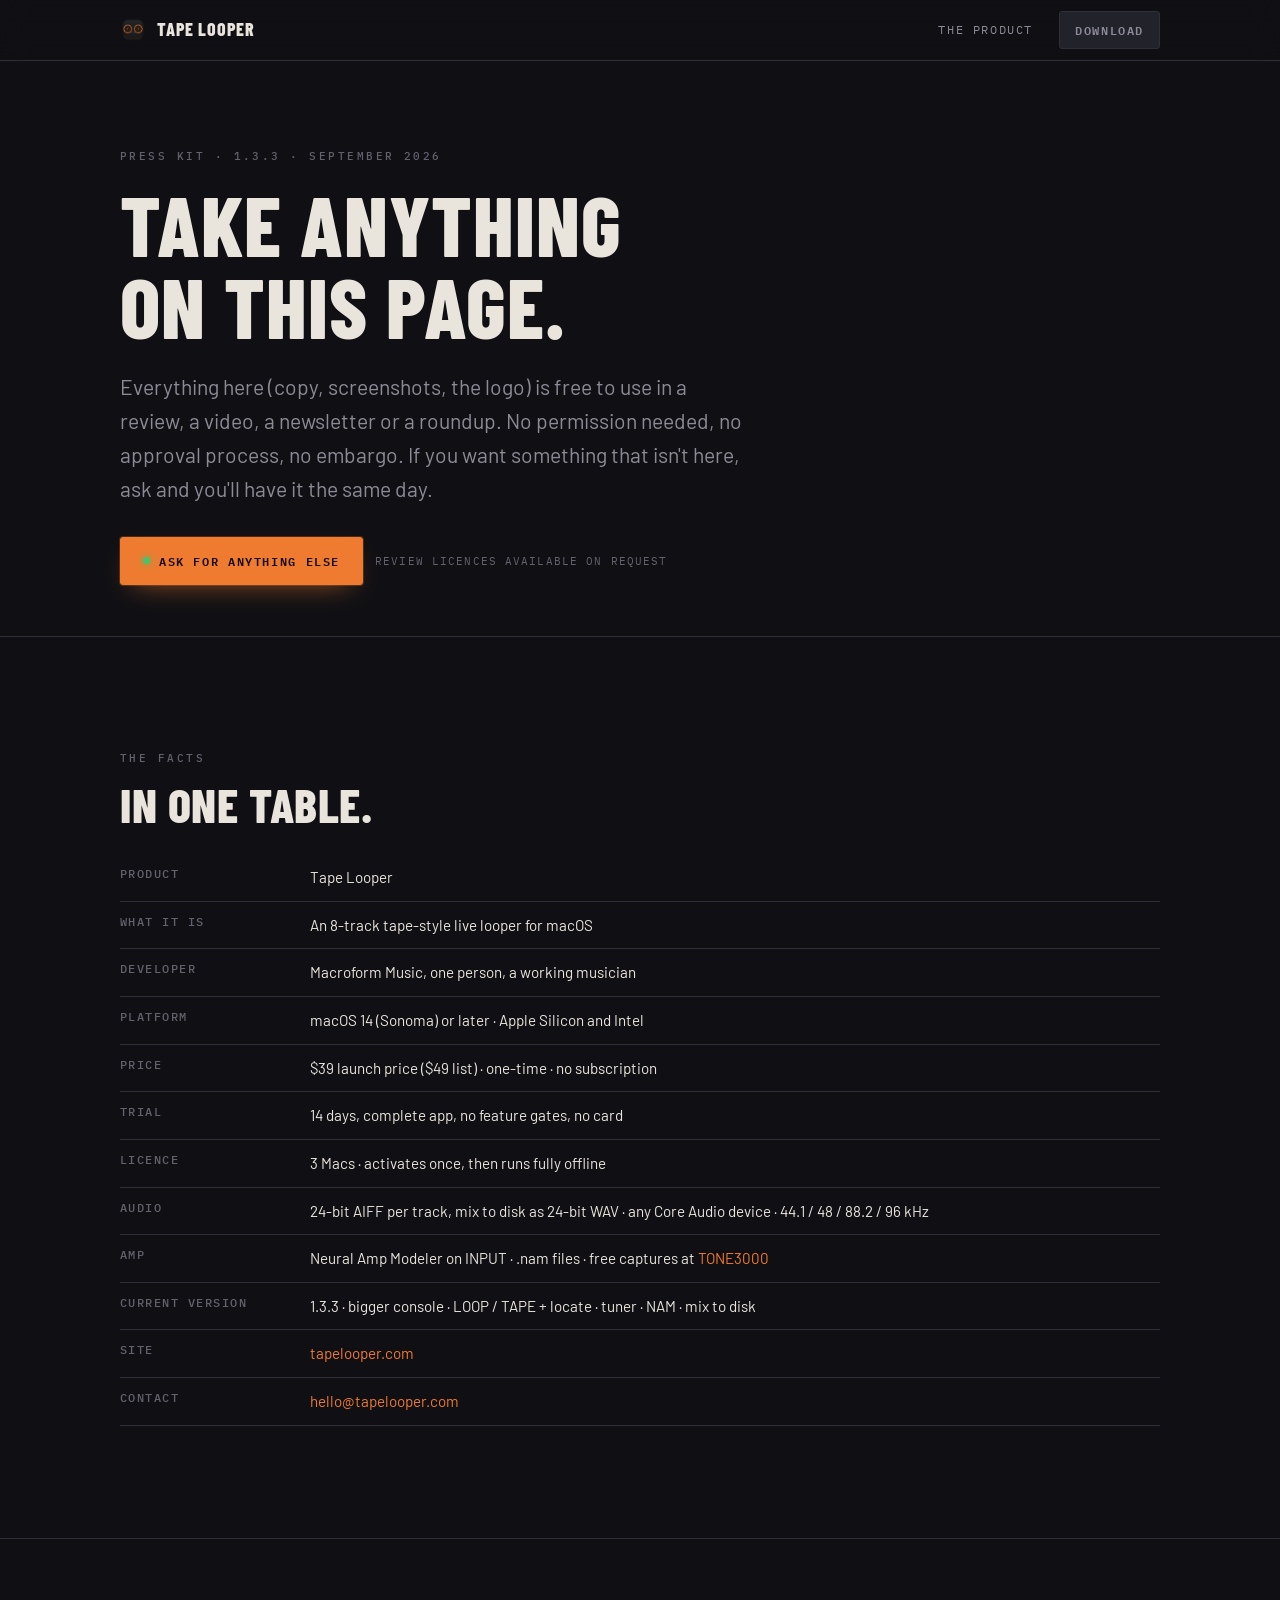
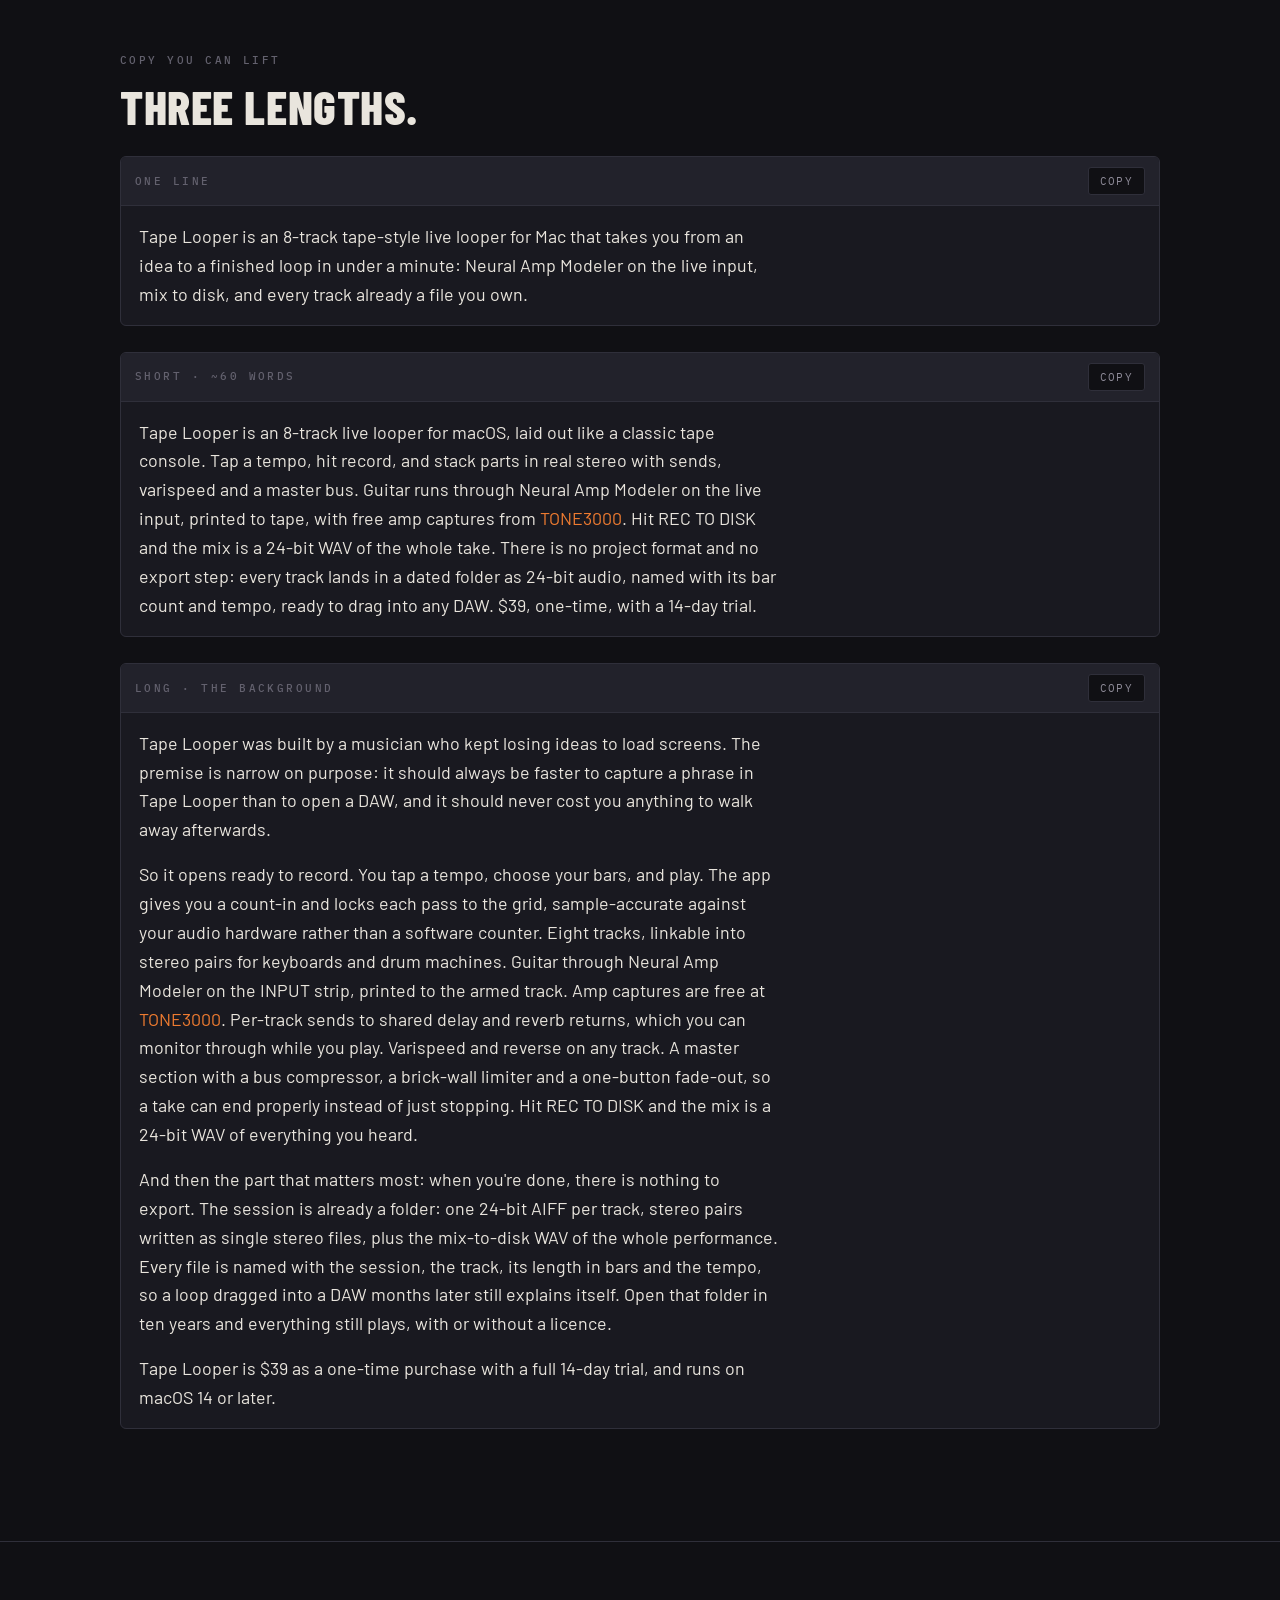
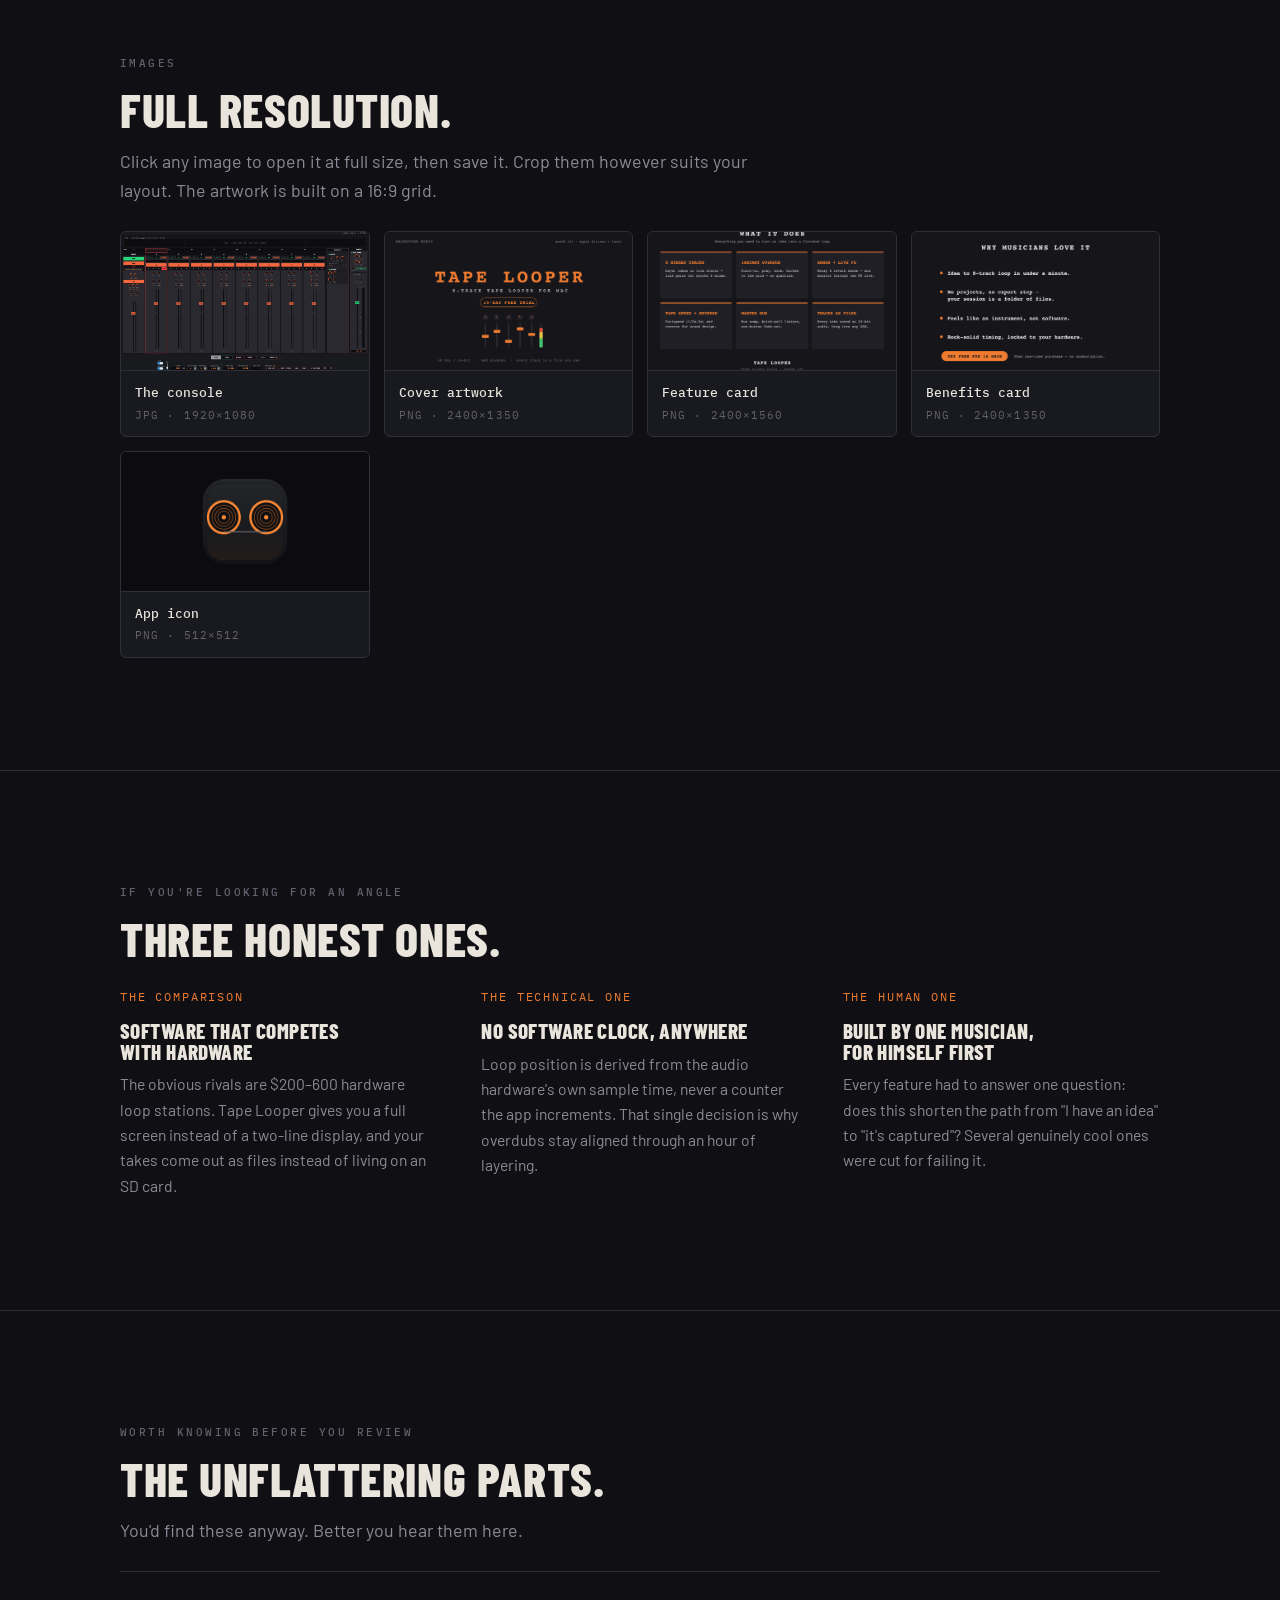
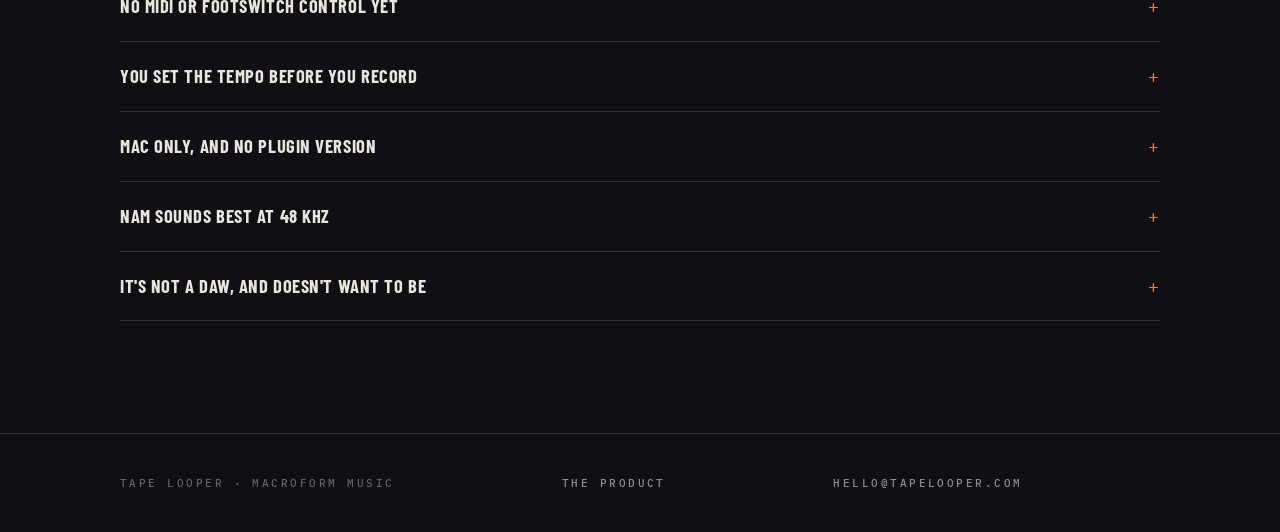
<file: docs/press.html>
<!doctype html>
<html lang="en">
<head>
<meta charset="utf-8">
<meta name="viewport" content="width=device-width, initial-scale=1">
<title>Tape Looper · Press Kit</title>
<meta name="description" content="Press kit for Tape Looper: facts, copy, screenshots and logo files, free to use.">
<meta name="theme-color" content="#101014">
<meta property="og:title" content="Tape Looper · Press Kit">
<meta property="og:image" content="assets/og-cover.png">
<meta name="twitter:card" content="summary_large_image">
<link rel="canonical" href="https://tapelooper.com/press.html">
<link rel="icon" href="assets/icon.png">
<link rel="apple-touch-icon" href="assets/icon.png">
<link rel="preconnect" href="https://fonts.googleapis.com">
<link rel="preconnect" href="https://fonts.gstatic.com" crossorigin>
<link rel="stylesheet" href="https://fonts.googleapis.com/css2?family=Barlow+Condensed:wght@600;700;800&family=Barlow:wght@400;500;600&family=IBM+Plex+Mono:wght@400;500;600&display=swap">
<link rel="stylesheet" href="assets/site.css">
<style>
/* Press-kit-only additions. Everything else comes from site.css. */
.kit{ display:grid; gap:14px; grid-template-columns:repeat(auto-fit,minmax(210px,1fr)); }
.kit a{ border:1px solid var(--rule); border-radius:6px; background:var(--panel); overflow:hidden;
        display:flex; flex-direction:column; text-decoration:none; color:var(--cream);
        transition:border-color .16s ease, transform .16s ease; }
.kit a:hover{ border-color:var(--orange); text-decoration:none; transform:translateY(-2px); }
.kit img{ width:100%; aspect-ratio:16/9; object-fit:cover; background:#0c0c10; border-bottom:1px solid var(--rule); }
.kit .meta{ padding:12px 14px; display:flex; flex-direction:column; gap:3px; }
.kit .meta b{ font-family:var(--mono); font-size:.8rem; font-weight:500; }
.kit .meta span{ font-family:var(--mono); font-size:.68rem; letter-spacing:.1em; color:var(--dimmer); text-transform:uppercase; }

.copyblock{ border:1px solid var(--rule); border-radius:6px; background:var(--panel); overflow:hidden; }
.copyblock header{ display:flex; align-items:center; gap:14px; padding:10px 14px; border-bottom:1px solid var(--rule); background:var(--panel-hi); }
.copyblock header .legend{ margin-right:auto; }
.copyblock .body{ padding:16px 18px; }
.copyblock .body p + p{ margin-top:.9em; }
.copy-btn{ font-family:var(--mono); font-size:.66rem; letter-spacing:.13em; text-transform:uppercase;
           padding:6px 11px; border-radius:3px; border:1px solid var(--rule); background:var(--ink);
           color:var(--dim); cursor:pointer; }
.copy-btn:hover{ color:var(--cream); border-color:#3d3d4a; }
.copy-btn[data-done]{ color:var(--green); border-color:var(--green); }

.facts{ width:100%; border-collapse:collapse; font-size:.95rem; }
.facts th, .facts td{ text-align:left; padding:11px 0; border-bottom:1px solid var(--rule); vertical-align:top; }
.facts th{ width:190px; font-family:var(--mono); font-size:.72rem; font-weight:500; letter-spacing:.13em;
           text-transform:uppercase; color:var(--dimmer); padding-right:20px; }
.facts td{ color:var(--cream); }
</style>
</head>
<body>

<header class="top">
  <div class="wrap">
    <a class="brand" href="index.html"><img src="assets/icon.png" alt=""><span>Tape&nbsp;Looper</span></a>
    <nav>
      <a href="index.html">The product</a>
      <a class="btn btn-sm" href="https://github.com/koostix/tape-looper/releases/latest/download/TapeLooper.dmg" data-download>Download</a>
    </nav>
  </div>
</header>

<main>

<section class="hero">
  <div class="wrap">
    <p class="legend">Press kit · 1.3.3 · September 2026</p>
    <h1>Take anything<br>on this page.</h1>
    <p class="sub">Everything here (copy, screenshots, the logo) is free to use in a review, a video, a newsletter or a roundup. No permission needed, no approval process, no embargo. If you want something that isn't here, ask and you'll have it the same day.</p>
    <div class="cta">
      <a class="btn btn-primary" href="mailto:hello@tapelooper.com"><span class="lit"></span>Ask for anything else</a>
      <span class="fine">Review licences available on request</span>
    </div>
  </div>
</section>

<!-- ── FACTS ────────────────────────────────────────────────────────── -->
<section class="pad">
  <div class="wrap stack" style="gap:26px">
    <div>
      <p class="legend">The facts</p>
      <h2 style="margin-top:14px">In one table.</h2>
    </div>
    <table class="facts">
      <tbody>
        <tr><th>Product</th><td>Tape Looper</td></tr>
        <tr><th>What it is</th><td>An 8-track tape-style live looper for macOS</td></tr>
        <tr><th>Developer</th><td>Macroform Music, one person, a working musician</td></tr>
        <tr><th>Platform</th><td>macOS 14 (Sonoma) or later · Apple Silicon and Intel</td></tr>
        <tr><th>Price</th><td>$39 launch price ($49 list) · one-time · no subscription</td></tr>
        <tr><th>Trial</th><td>14 days, complete app, no feature gates, no card</td></tr>
        <tr><th>Licence</th><td>3 Macs · activates once, then runs fully offline</td></tr>
        <tr><th>Audio</th><td>24-bit AIFF per track, mix to disk as 24-bit WAV · any Core Audio device · 44.1 / 48 / 88.2 / 96&nbsp;kHz</td></tr>
        <tr><th>Amp</th><td>Neural Amp Modeler on INPUT · .nam files · free captures at <a href="https://www.tone3000.com/" target="_blank" rel="noopener">TONE3000</a></td></tr>
        <tr><th>Current version</th><td>1.3.3 · bigger console · LOOP / TAPE + locate · tuner · NAM · mix to disk</td></tr>
        <tr><th>Site</th><td><a href="index.html">tapelooper.com</a></td></tr>
        <tr><th>Contact</th><td><a href="mailto:hello@tapelooper.com">hello@tapelooper.com</a></td></tr>
      </tbody>
    </table>
  </div>
</section>

<!-- ── COPY ─────────────────────────────────────────────────────────── -->
<section class="pad">
  <div class="wrap stack" style="gap:26px">
    <div>
      <p class="legend">Copy you can lift</p>
      <h2 style="margin-top:14px">Three lengths.</h2>
    </div>

    <div class="copyblock">
      <header><span class="legend">One line</span><button class="copy-btn" type="button">Copy</button></header>
      <div class="body"><p>Tape Looper is an 8-track tape-style live looper for Mac that takes you from an idea to a finished loop in under a minute: Neural Amp Modeler on the live input, mix to disk, and every track already a file you own.</p></div>
    </div>

    <div class="copyblock">
      <header><span class="legend">Short · ~60 words</span><button class="copy-btn" type="button">Copy</button></header>
      <div class="body"><p>Tape Looper is an 8-track live looper for macOS, laid out like a classic tape console. Tap a tempo, hit record, and stack parts in real stereo with sends, varispeed and a master bus. Guitar runs through Neural Amp Modeler on the live input, printed to tape, with free amp captures from <a href="https://www.tone3000.com/">TONE3000</a>. Hit REC TO DISK and the mix is a 24-bit WAV of the whole take. There is no project format and no export step: every track lands in a dated folder as 24-bit audio, named with its bar count and tempo, ready to drag into any DAW. $39, one-time, with a 14-day trial.</p></div>
    </div>

    <div class="copyblock">
      <header><span class="legend">Long · the background</span><button class="copy-btn" type="button">Copy</button></header>
      <div class="body">
        <p>Tape Looper was built by a musician who kept losing ideas to load screens. The premise is narrow on purpose: it should always be faster to capture a phrase in Tape Looper than to open a DAW, and it should never cost you anything to walk away afterwards.</p>
        <p>So it opens ready to record. You tap a tempo, choose your bars, and play. The app gives you a count-in and locks each pass to the grid, sample-accurate against your audio hardware rather than a software counter. Eight tracks, linkable into stereo pairs for keyboards and drum machines. Guitar through Neural Amp Modeler on the INPUT strip, printed to the armed track. Amp captures are free at <a href="https://www.tone3000.com/">TONE3000</a>. Per-track sends to shared delay and reverb returns, which you can monitor through while you play. Varispeed and reverse on any track. A master section with a bus compressor, a brick-wall limiter and a one-button fade-out, so a take can end properly instead of just stopping. Hit REC TO DISK and the mix is a 24-bit WAV of everything you heard.</p>
        <p>And then the part that matters most: when you're done, there is nothing to export. The session is already a folder: one 24-bit AIFF per track, stereo pairs written as single stereo files, plus the mix-to-disk WAV of the whole performance. Every file is named with the session, the track, its length in bars and the tempo, so a loop dragged into a DAW months later still explains itself. Open that folder in ten years and everything still plays, with or without a licence.</p>
        <p>Tape Looper is $39 as a one-time purchase with a full 14-day trial, and runs on macOS 14 or later.</p>
      </div>
    </div>
  </div>
</section>

<!-- ── ASSETS ───────────────────────────────────────────────────────── -->
<section class="pad">
  <div class="wrap stack" style="gap:26px">
    <div>
      <p class="legend">Images</p>
      <h2 style="margin-top:14px">Full resolution.</h2>
      <p style="color:var(--dim); margin-top:14px">Click any image to open it at full size, then save it. Crop them however suits your layout. The artwork is built on a 16:9 grid.</p>
    </div>
    <div class="kit">
      <a href="press/console-full.jpg">
        <img src="press/console-full.jpg" alt="The full Tape Looper console interface.">
        <span class="meta"><b>The console</b><span>JPG · 1920×1080</span></span>
      </a>
      <a href="press/01-cover.png">
        <img src="press/01-cover.png" alt="Tape Looper cover artwork with the wordmark and mixer graphics.">
        <span class="meta"><b>Cover artwork</b><span>PNG · 2400×1350</span></span>
      </a>
      <a href="press/02-features.png">
        <img src="press/02-features.png" alt="A six-panel graphic listing what Tape Looper does.">
        <span class="meta"><b>Feature card</b><span>PNG · 2400×1560</span></span>
      </a>
      <a href="press/03-benefits.png">
        <img src="press/03-benefits.png" alt="A graphic listing why musicians use Tape Looper.">
        <span class="meta"><b>Benefits card</b><span>PNG · 2400×1350</span></span>
      </a>
      <a href="press/app-icon-512.png">
        <img src="press/app-icon-512.png" alt="The Tape Looper app icon." style="object-fit:contain; padding:16px">
        <span class="meta"><b>App icon</b><span>PNG · 512×512</span></span>
      </a>
    </div>
  </div>
</section>

<!-- ── ANGLES ───────────────────────────────────────────────────────── -->
<section class="pad">
  <div class="wrap stack" style="gap:26px">
    <div>
      <p class="legend">If you're looking for an angle</p>
      <h2 style="margin-top:14px">Three honest ones.</h2>
    </div>
    <div class="three">
      <div>
        <span class="k">THE COMPARISON</span>
        <h3>Software that competes with hardware</h3>
        <p>The obvious rivals are $200–600 hardware loop stations. Tape Looper gives you a full screen instead of a two-line display, and your takes come out as files instead of living on an SD card.</p>
      </div>
      <div>
        <span class="k">THE TECHNICAL ONE</span>
        <h3>No software clock, anywhere</h3>
        <p>Loop position is derived from the audio hardware's own sample time, never a counter the app increments. That single decision is why overdubs stay aligned through an hour of layering.</p>
      </div>
      <div>
        <span class="k">THE HUMAN ONE</span>
        <h3>Built by one musician, for himself first</h3>
        <p>Every feature had to answer one question: does this shorten the path from "I have an idea" to "it's captured"? Several genuinely cool ones were cut for failing it.</p>
      </div>
    </div>
  </div>
</section>

<!-- ── REVIEWER NOTES ───────────────────────────────────────────────── -->
<section class="pad">
  <div class="wrap stack" style="gap:26px">
    <div>
      <p class="legend">Worth knowing before you review</p>
      <h2 style="margin-top:14px">The unflattering parts.</h2>
      <p style="color:var(--dim); margin-top:14px">You'd find these anyway. Better you hear them here.</p>
    </div>
    <div class="faq">
      <details>
        <summary>No MIDI or footswitch control yet</summary>
        <p>For a hands-free looping performance this is a real limitation today. You drive it from the keyboard and mouse. MIDI foot control with MIDI-learn is the next feature on the roadmap.</p>
      </details>
      <details>
        <summary>You set the tempo before you record</summary>
        <p>Tape Looper is tempo-first: you tap or type a tempo and a bar count, then play to a click. It does not yet derive a tempo from a freely-played phrase. That mode is on the roadmap; the current design is what makes the timing as tight as it is.</p>
      </details>
      <details>
        <summary>Mac only, and no plugin version</summary>
        <p>It's built directly on Core Audio, which is the reason for the timing behaviour above. There's no Windows or iOS port planned, and it is not an AU or VST. It's a standalone app that sits alongside your DAW rather than inside it.</p>
      </details>
      <details>
        <summary>NAM sounds best at 48 kHz</summary>
        <p>Neural Amp captures are almost always 48 kHz. The app will resample around other device rates, but a 48 kHz interface is the path we recommend for guitar through NAM.</p>
      </details>
      <details>
        <summary>It's not a DAW, and doesn't want to be</summary>
        <p>No arrangement view, no clip launching, no plugin hosting, no editing beyond undo and erase. If a review's frame is "can it replace Ableton" the answer is no, and that's by design. The pitch is what you reach for <em>before</em> the DAW.</p>
      </details>
    </div>
  </div>
</section>

</main>

<footer>
  <div class="wrap">
    <span class="legend">Tape Looper · Macroform Music</span>
    <a class="legend" style="color:var(--dim)" href="index.html">The product</a>
    <a class="legend" style="color:var(--dim)" href="mailto:hello@tapelooper.com">hello@tapelooper.com</a>
  </div>
</footer>

<script>
// Copy buttons. Lift the text of the block they sit in.
document.querySelectorAll('.copy-btn').forEach(function (btn) {
  btn.addEventListener('click', function () {
    var body = btn.closest('.copyblock').querySelector('.body');
    var text = Array.prototype.map.call(body.querySelectorAll('p'), function (p) {
      return p.textContent.trim();
    }).join('\n\n');
    navigator.clipboard.writeText(text).then(function () {
      btn.textContent = 'Copied';
      btn.setAttribute('data-done', '');
      setTimeout(function () { btn.textContent = 'Copy'; btn.removeAttribute('data-done'); }, 2000);
    }).catch(function () {
      btn.textContent = 'Select it';
      var r = document.createRange();
      r.selectNodeContents(body);
      var s = getSelection(); s.removeAllRanges(); s.addRange(r);
    });
  });
});
</script>
</body>
</html>
</file>
<file: docs/assets/site.css>
/* ── Tokens ────────────────────────────────────────────────────────────
   Single-theme by intent: this page is a console. The app is dark, the
   product photography is dark, and a light rendering would misrepresent
   the thing being sold. Every colour is painted explicitly so the page
   holds on any host ground.                                            */
:root{
  --ink:        #101014;   /* chassis black, faint violet bias          */
  --panel:      #191920;   /* module face                               */
  --panel-hi:   #22222b;   /* raised / hover                            */
  --rule:       #2f2f3a;   /* hairline                                  */
  --orange:     #ee7b30;   /* THE accent. Same value the app uses.      */
  --orange-dim: #b45a20;
  --green:      #46c46b;   /* signal present. semantic, never decoration*/
  --cream:      #e9e5dd;   /* silkscreen legend                         */
  --dim:        #8d8a97;
  --dimmer:     #63616e;

  --display: "Barlow Condensed", "Oswald", "Helvetica Neue Condensed", sans-serif;
  --body:    "Barlow", "Helvetica Neue", Arial, sans-serif;
  --mono:    "IBM Plex Mono", "SF Mono", ui-monospace, monospace;

  --col: 1120px;
}

*,*::before,*::after{ box-sizing:border-box; }
html{ -webkit-text-size-adjust:100%; scroll-behavior:smooth; }
body{
  margin:0;
  background:var(--ink);
  color:var(--cream);
  font-family:var(--body);
  font-size:clamp(1rem,.97rem + .18vw,1.125rem);
  line-height:1.62;
  -webkit-font-smoothing:antialiased;
  overflow-x:hidden;
}
img{ max-width:100%; display:block; }
a{ color:var(--orange); text-decoration:none; }
a:hover{ text-decoration:underline; text-underline-offset:3px; }
:focus-visible{ outline:2px solid var(--orange); outline-offset:3px; border-radius:2px; }

h1,h2,h3{
  font-family:var(--display);
  font-weight:800;
  text-transform:uppercase;
  letter-spacing:.012em;
  line-height:.98;
  text-wrap:balance;
  margin:0;
}
h1{ font-size:clamp(2.75rem,7.2vw,5.25rem); }
h2{ font-size:clamp(1.9rem,3.9vw,3rem); }
h3{ font-size:1.32rem; letter-spacing:.02em; }
p{ margin:0; max-width:64ch; }

/* screen-printed panel legend. The mixer's own vernacular. */
.legend{
  font-family:var(--mono);
  font-size:.7rem;
  font-weight:500;
  letter-spacing:.22em;
  text-transform:uppercase;
  color:var(--dimmer);
}

.wrap{ width:100%; max-width:var(--col); margin-inline:auto; padding-inline:clamp(20px,5vw,40px); }
section{ border-top:1px solid var(--rule); }
.stack{ display:flex; flex-direction:column; }
.pad{ padding-block:clamp(64px,9vw,112px); }

/* ── Header ─────────────────────────────────────────────────────────── */
.top{
  position:sticky; top:0; z-index:50;
  background:rgba(16,16,20,.9);
  backdrop-filter:blur(12px);
  border-bottom:1px solid var(--rule);
}
.top .wrap{ display:flex; align-items:center; gap:20px; height:60px; }
.brand{ display:flex; align-items:center; gap:11px; color:var(--cream); text-decoration:none; margin-right:auto; }
.brand:hover{ text-decoration:none; }
.brand img{ width:26px; height:26px; border-radius:6px; }
.brand span{ font-family:var(--display); font-weight:800; text-transform:uppercase; letter-spacing:.05em; font-size:1.12rem; }
.top nav{ display:flex; align-items:center; gap:clamp(14px,2.4vw,26px); }
.top nav a{ font-family:var(--mono); font-size:.72rem; letter-spacing:.14em; text-transform:uppercase; color:var(--dim); }
.top nav a:hover{ color:var(--cream); text-decoration:none; }
@media (max-width:760px){ .top nav .hide-sm{ display:none; } }
@media (max-width:600px){ .top nav .price-link{ display:none; } .brand span{ font-size:1rem; } }

/* ── Buttons ────────────────────────────────────────────────────────── */
.btn{
  display:inline-flex; align-items:center; gap:9px;
  font-family:var(--mono); font-size:.78rem; font-weight:600;
  letter-spacing:.13em; text-transform:uppercase;
  padding:13px 22px; border-radius:3px; white-space:nowrap;
  border:1px solid var(--rule); background:var(--panel-hi); color:var(--cream);
  transition:background .16s ease, border-color .16s ease, transform .16s ease;
}
.btn:hover{ background:#2b2b36; border-color:#3d3d4a; text-decoration:none; transform:translateY(-1px); }
.btn-primary{
  background:var(--orange); border-color:var(--orange); color:#170c04;
  box-shadow:0 0 0 1px rgba(238,123,48,.24), 0 10px 28px -14px rgba(238,123,48,.8);
}
.btn-primary:hover{ background:#f68b41; border-color:#f68b41; }
.btn-sm{ padding:9px 15px; font-size:.7rem; }
.lit{ width:7px; height:7px; border-radius:50%; background:var(--green); box-shadow:0 0 7px var(--green); flex:none; }

/* ── Hero ───────────────────────────────────────────────────────────── */
.hero{ border-top:none; padding-top:clamp(52px,7vw,86px); padding-bottom:clamp(28px,4vw,52px); overflow-x:hidden; }
.hero h1{ margin-top:18px; }
.hero .sub{ margin-top:22px; font-size:clamp(1.06rem,1rem + .5vw,1.32rem); color:var(--dim); max-width:52ch; }
.hero .sub strong{ color:var(--cream); font-weight:600; }
.cta{ display:flex; flex-wrap:wrap; gap:12px; margin-top:30px; align-items:center; }
.cta .fine{ font-family:var(--mono); font-size:.7rem; letter-spacing:.1em; color:var(--dimmer); text-transform:uppercase; }

.hero-banner{
  margin:clamp(44px,6vw,72px) 0 0;
  width:100%;
}
.hero-banner img{
  width:100%;
  height:auto;
  display:block;
  border-radius:6px;
  border:1px solid rgba(255,255,255,.11);
  background:#0d0d0f;
  box-shadow:
    inset 0 1px 0 rgba(255,255,255,.10),
    0 1px 0 rgba(255,255,255,.08),
    0 0 0 1px rgba(0,0,0,.55),
    0 2px 3px rgba(0,0,0,.35),
    0 18px 42px -16px rgba(0,0,0,.88);
}

/* ── Tape strip: eight passes, one take ───────────────────────────────
   Peak-envelope fill, mirrored about centre. Same draw as WaveformView
   in the app (Theme.accentGreen at 85%, closed path above and below). */
.tape{
  border:1px solid var(--rule); border-radius:6px;
  background:#0d0d0f; padding:12px 12px 10px;
}
.tape-ruler{
  display:grid; grid-template-columns:34px 1fr; align-items:end;
  gap:10px; margin-bottom:6px; padding-bottom:7px;
  border-bottom:1px solid var(--rule);
}
.tape-ruler .bars{
  display:grid; grid-template-columns:repeat(4,1fr);
  font-family:var(--mono); font-size:.66rem; letter-spacing:.1em; color:var(--dimmer);
}
.tape-ruler .bars span{
  padding-left:8px;
  border-left:1.5px solid rgba(238,123,48,.55);
}
.lane{ display:grid; grid-template-columns:34px 1fr; align-items:center; gap:10px; height:40px; }
.lane .n{ font-family:var(--mono); font-size:.66rem; letter-spacing:.1em; color:var(--dimmer); }
.lane .track{
  position:relative; height:34px;
  background:#0d0d0f; border-radius:3px; overflow:hidden;
  box-shadow:0 0 0 0.5px rgba(0,0,0,.5);
}
.lane .track svg{
  display:block; width:100%; height:100%;
  transform-origin:left center; transform:scaleX(0);
  animation:pass 1.15s cubic-bezier(.2,.7,.3,1) forwards;
}
.lane .track::after{
  content:""; position:absolute; inset:0; pointer-events:none;
  background:
    repeating-linear-gradient(90deg,
      rgba(238,123,48,.42) 0 1.5px, transparent 1.5px 25%),
    repeating-linear-gradient(90deg,
      rgba(141,138,151,.20) 0 .7px, transparent .7px 6.25%);
}
@keyframes pass{ to{ transform:scaleX(1); } }
.tape .caption{ display:flex; justify-content:space-between; gap:16px; margin-top:10px; padding-top:10px; border-top:1px solid var(--rule); }
@media (prefers-reduced-motion:reduce){
  .lane .track svg{ animation:none; transform:scaleX(1); }
}

/* ── Proof points ───────────────────────────────────────────────────── */
.three{ display:grid; gap:clamp(28px,4vw,44px); grid-template-columns:repeat(auto-fit,minmax(250px,1fr)); }
.three h3{ margin-bottom:9px; color:var(--cream); }
.three p{ color:var(--dim); font-size:.98rem; }
.three .k{ font-family:var(--mono); font-size:.72rem; letter-spacing:.16em; color:var(--orange); display:block; margin-bottom:14px; }

/* ── Files section ──────────────────────────────────────────────────── */
.split{ display:grid; gap:clamp(32px,5vw,64px); grid-template-columns:1fr; align-items:center; }
@media (min-width:880px){ .split{ grid-template-columns:1.05fr .95fr; } }
.finder{
  border:1px solid var(--rule); border-radius:6px; background:var(--panel);
  font-family:var(--mono); font-size:.83rem; overflow:hidden;
}
.finder .bar{ display:flex; align-items:center; gap:8px; padding:10px 13px; background:var(--panel-hi); border-bottom:1px solid var(--rule); color:var(--dim); font-size:.75rem; letter-spacing:.06em; }
.finder .dot{ width:9px; height:9px; border-radius:50%; background:#3a3a46; }
.finder ul{ list-style:none; margin:0; padding:8px 0; overflow-x:auto; }
/* Real filenames are long on purpose. That is the point of this block. Let
   the list scroll sideways inside its own box rather than wrapping into mush. */
.finder li{ padding:6px 15px; color:var(--cream); white-space:nowrap; font-size:.78rem; }
.finder li.mix{ color:var(--orange); }

/* ── Feature modules ────────────────────────────────────────────────── */
.mods{ display:grid; gap:1px; background:var(--rule); border:1px solid var(--rule); border-radius:6px; overflow:hidden;
       grid-template-columns:repeat(3,1fr); }
@media (max-width:900px){ .mods{ grid-template-columns:repeat(2,1fr); } .mod:last-child{ grid-column:span 2; } }
@media (max-width:620px){ .mods{ grid-template-columns:1fr; } .mod:last-child{ grid-column:auto; } }
.mod{ background:var(--panel); padding:26px 24px; display:flex; flex-direction:column; gap:9px; transition:background .16s ease; }
.mod:hover{ background:var(--panel-hi); }
.mod h3{ font-size:1.05rem; letter-spacing:.045em; }
.mod p{ color:var(--dim); font-size:.93rem; line-height:1.55; }

/* ── Video slot ─────────────────────────────────────────────────────── */
.video{
  aspect-ratio:16/9; width:100%; border:1px dashed var(--rule); border-radius:6px;
  background:var(--panel); display:flex; flex-direction:column; align-items:center;
  justify-content:center; gap:12px; text-align:center; padding:24px;
}
.video .legend{ max-width:44ch; line-height:1.7; }
.video-note{ color:var(--dim); font-size:.93rem; max-width:52ch; }

/* ── Specs ──────────────────────────────────────────────────────────── */
.specs{ display:flex; flex-wrap:wrap; gap:0; border:1px solid var(--rule); border-radius:6px; overflow:hidden; }
.specs div{ flex:1 1 180px; padding:18px 20px; border-right:1px solid var(--rule); background:var(--panel); }
.specs div:last-child{ border-right:none; }
.specs strong{ display:block; font-family:var(--mono); font-size:.94rem; font-weight:500; color:var(--cream); margin-top:5px; letter-spacing:.02em; }

/* ── Price ──────────────────────────────────────────────────────────── */
.price-card{
  border:1px solid var(--rule); border-radius:8px; background:var(--panel);
  padding:clamp(28px,4vw,44px); display:grid; gap:26px; align-items:center;
  grid-template-columns:1fr;
}
@media (min-width:820px){ .price-card{ grid-template-columns:auto 1fr; gap:clamp(36px,5vw,60px); } }
.amount{ font-family:var(--display); font-weight:800; font-size:clamp(3.4rem,8vw,5rem); line-height:.85; color:var(--orange); }
.was{ font-family:var(--mono); font-size:.82rem; color:var(--dimmer); text-decoration:line-through; margin-left:10px; letter-spacing:.06em; }
.incl{ list-style:none; margin:0 0 22px; padding:0; display:grid; gap:8px; }
.incl li{ position:relative; padding-left:24px; color:var(--dim); font-size:.98rem; }
.incl li::before{
  content:""; position:absolute; left:0; top:.72em;
  width:10px; height:2px; background:var(--orange);
}
.incl b{ color:var(--cream); font-weight:600; }

/* ── FAQ ────────────────────────────────────────────────────────────── */
.faq{ display:grid; gap:0; border-top:1px solid var(--rule); }
details{ border-bottom:1px solid var(--rule); }
summary{
  cursor:pointer; list-style:none; padding:19px 0; display:flex; gap:16px; align-items:baseline;
  font-family:var(--display); font-weight:700; text-transform:uppercase; letter-spacing:.03em; font-size:1.16rem;
}
summary::-webkit-details-marker{ display:none; }
summary::after{ content:"+"; margin-left:auto; color:var(--orange); font-family:var(--mono); font-weight:400; font-size:1.15rem; }
details[open] summary::after{ content:"–"; }
details p{ padding-bottom:20px; color:var(--dim); font-size:.98rem; }
details p + p{ padding-top:0; margin-top:-8px; }

/* ── Mailing list ───────────────────────────────────────────────────── */
.list-form{ display:flex; flex-wrap:wrap; gap:10px; margin-top:22px; }
.list-form input{
  flex:1 1 260px; min-width:0;
  font-family:var(--mono); font-size:.88rem; color:var(--cream);
  background:#0c0c10; border:1px solid var(--rule); border-radius:3px; padding:13px 15px;
}
.list-form input::placeholder{ color:var(--dimmer); }
.list-form button{ cursor:pointer; font-family:var(--mono); }
.form-note{ margin-top:12px; font-size:.86rem; color:var(--dim); min-height:1.4em; }
.form-note.warn{ color:var(--orange); }

/* ── Footer ─────────────────────────────────────────────────────────── */
footer{ border-top:1px solid var(--rule); padding-block:40px; }
footer .wrap{ display:flex; flex-wrap:wrap; gap:16px 30px; align-items:center; }
footer .legend{ margin-right:auto; }

/* ── Version chip ───────────────────────────────────────────────────── */
.chip{
  display:inline-flex; align-items:center; gap:8px;
  font-family:var(--mono); font-size:.68rem; font-weight:500;
  letter-spacing:.16em; text-transform:uppercase;
  color:var(--orange); border:1px solid rgba(238,123,48,.35);
  background:rgba(238,123,48,.08); padding:5px 10px; border-radius:99px;
}

/* ── How it works ───────────────────────────────────────────────────── */
.steps{ display:grid; gap:1px; background:var(--rule); border:1px solid var(--rule);
        border-radius:6px; overflow:hidden; grid-template-columns:repeat(4,1fr); }
@media (max-width:900px){ .steps{ grid-template-columns:repeat(2,1fr); } }
@media (max-width:520px){ .steps{ grid-template-columns:1fr; } }
.step{ background:var(--panel); padding:26px 22px; display:flex; flex-direction:column; gap:10px; }
.step .num{ font-family:var(--mono); font-size:.72rem; letter-spacing:.18em; color:var(--orange); }
.step h3{ font-size:1.08rem; }
.step p{ color:var(--dim); font-size:.93rem; }

/* ── NAM callout ────────────────────────────────────────────────────── */
.callout{
  display:grid; gap:clamp(28px,4vw,48px); align-items:center;
  grid-template-columns:1fr;
}
@media (min-width:880px){ .callout{ grid-template-columns:1.1fr .9fr; } }
.callout .panel{
  border:1px solid var(--rule); border-radius:8px; background:var(--panel);
  padding:28px 26px; display:flex; flex-direction:column; gap:14px;
}
.callout .panel .row{ display:flex; gap:12px; align-items:baseline; }
.callout .panel .row b{ font-family:var(--mono); font-size:.72rem; letter-spacing:.14em;
                        text-transform:uppercase; color:var(--orange); min-width:3.2rem; }
.callout .panel .row span{ color:var(--dim); font-size:.95rem; }

/* ── Desk carousel ──────────────────────────────────────────────────── */
.desk{ position:relative; }
.desk-frame{
  position:relative;
  border-radius:6px;
  border:1px solid rgba(255,255,255,.11);
  background:#0d0d0f;
  overflow:hidden;
  box-shadow:
    inset 0 1px 0 rgba(255,255,255,.10),
    0 1px 0 rgba(255,255,255,.08),
    0 0 0 1px rgba(0,0,0,.55),
    0 2px 3px rgba(0,0,0,.35),
    0 18px 42px -16px rgba(0,0,0,.88);
}
.desk-track{
  display:flex;
  overflow-x:auto;
  overflow-y:hidden;
  scroll-snap-type:x mandatory;
  scroll-behavior:smooth;
  -webkit-overflow-scrolling:touch;
  overscroll-behavior-x:contain;
  scrollbar-width:none;
  touch-action:pan-x;
}
.desk-track::-webkit-scrollbar{ display:none; }
.desk-slide{
  flex:0 0 100%;
  scroll-snap-align:start;
  scroll-snap-stop:always;
  margin:0;
  position:relative;
}
.desk-slide img{
  width:100%;
  height:auto;
  aspect-ratio:16/9;
  object-fit:cover;
  background:#0d0d0f;
}
.desk-slide figcaption{ position:absolute; width:1px; height:1px; overflow:hidden; clip:rect(0 0 0 0); }
.desk-caption{
  display:flex; align-items:baseline; justify-content:center; gap:12px;
  margin-top:14px;
  font-family:var(--mono); font-size:.78rem; letter-spacing:.08em; color:var(--cream);
}
.desk-caption .legend{ color:var(--orange); }
.desk-btn{
  position:absolute; top:50%; transform:translateY(-50%);
  z-index:2;
  width:40px; height:40px; padding:0;
  border-radius:50%;
  border:1px solid rgba(255,255,255,.14);
  background:rgba(16,16,20,.72);
  color:var(--cream);
  font-family:var(--mono); font-size:1.35rem; line-height:1;
  cursor:pointer;
  backdrop-filter:blur(8px);
}
.desk-btn:hover{ background:var(--orange); border-color:var(--orange); color:#170c04; }
.desk-prev{ left:12px; }
.desk-next{ right:12px; }
.desk-dots{
  display:flex; justify-content:center; gap:8px;
  margin-top:16px;
}
.desk-dots button{
  width:8px; height:8px; padding:0; border-radius:50%;
  border:0; background:var(--rule); cursor:pointer;
}
.desk-dots button[aria-current="true"]{ background:var(--orange); }
@media (max-width:620px){
  .desk-btn{ width:34px; height:34px; font-size:1.15rem; }
  .desk-prev{ left:8px; }
  .desk-next{ right:8px; }
}
@media (prefers-reduced-motion:reduce){
  .desk-track{ scroll-behavior:auto; }
}

/* ── Versus ─────────────────────────────────────────────────────────── */
.versus{ width:100%; border-collapse:collapse; font-size:.95rem; }
.versus th, .versus td{ text-align:left; padding:14px 16px; border-bottom:1px solid var(--rule); vertical-align:top; }
.versus thead th{ font-family:var(--mono); font-size:.7rem; letter-spacing:.14em; text-transform:uppercase;
                  color:var(--dimmer); font-weight:500; background:var(--panel); }
.versus tbody th{ font-family:var(--mono); font-size:.78rem; letter-spacing:.04em; color:var(--cream); font-weight:500; width:28%; }
.versus td{ color:var(--dim); }
.versus td.win{ color:var(--cream); }
.versus{ border:1px solid var(--rule); border-radius:6px; overflow:hidden; display:block; }
.versus table{ width:100%; } /* unused */
.versus{ display:table; }

/* ── Quote ──────────────────────────────────────────────────────────── */
.pull{
  border-left:3px solid var(--orange); padding:8px 0 8px 22px;
  font-family:var(--display); font-weight:700; text-transform:uppercase;
  letter-spacing:.02em; font-size:clamp(1.35rem,2.4vw,1.85rem); line-height:1.15;
  max-width:28ch;
}
</file>
